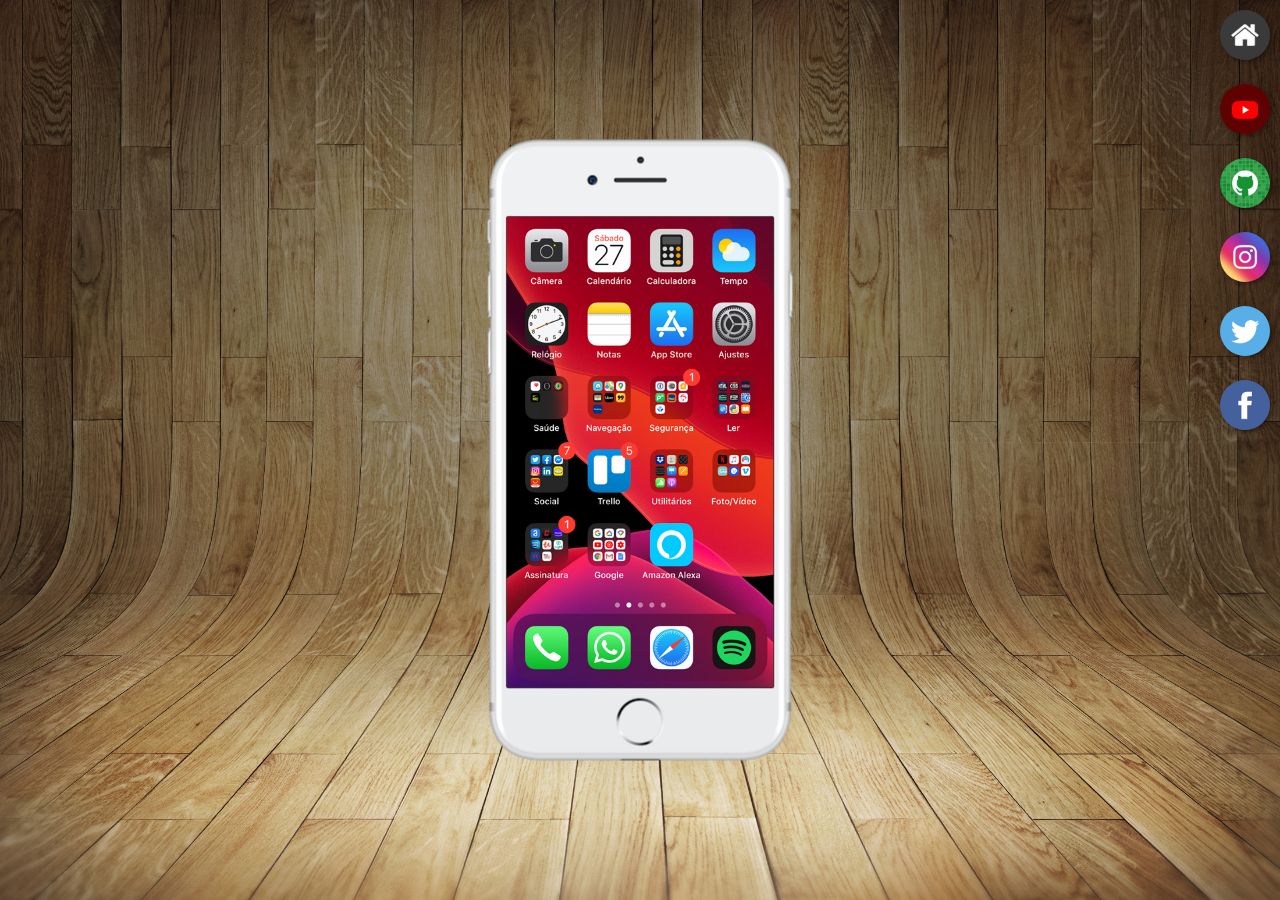
<file: index.html>
<!DOCTYPE html>
<html lang="pt-br">
<head>
    <meta charset="UTF-8">
    <meta name="viewport" content="width=device-width, initial-scale=1.0">
    <link rel="shortcut icon" href="favicon.ico" type="image/x-icon">
    <link rel="stylesheet" href="estilos/style.css">
    <title>Projeto Redes Sociais</title>
</head>
<body>
    <main>
        <section id="telefone">
            <iframe src="home.html" name="tela" id="tela" frameborder="0">
                Seu navegador não é compatível com isso.
            </iframe>
        </section>
        <section id="redes-sociais">
            <a href="home.html" target="tela"><img src="imagens/logo-home.jpg" alt="Home"></a><br>
            <a href="youtube.html" target="tela"><img src="imagens/logo-youtube.jpg" alt="YouTube"></a><br>
            <a href="github.html" target="tela"><img src="imagens/logo-github.jpg" alt="GitHub"></a><br>
            <a href="instagram.html" target="tela"><img src="imagens/logo-instagram.jpg" alt="Instagram"></a><br>
            <a href="twitter.html" target="tela"><img src="imagens/logo-twitter.jpg" alt="Twitter"></a><br>
            <a href="facebook.html" target="tela"><img src="imagens/logo-facebook.jpg" alt="Facebook"></a>            
        </section>
    </main>
</body>
</html>
</file>
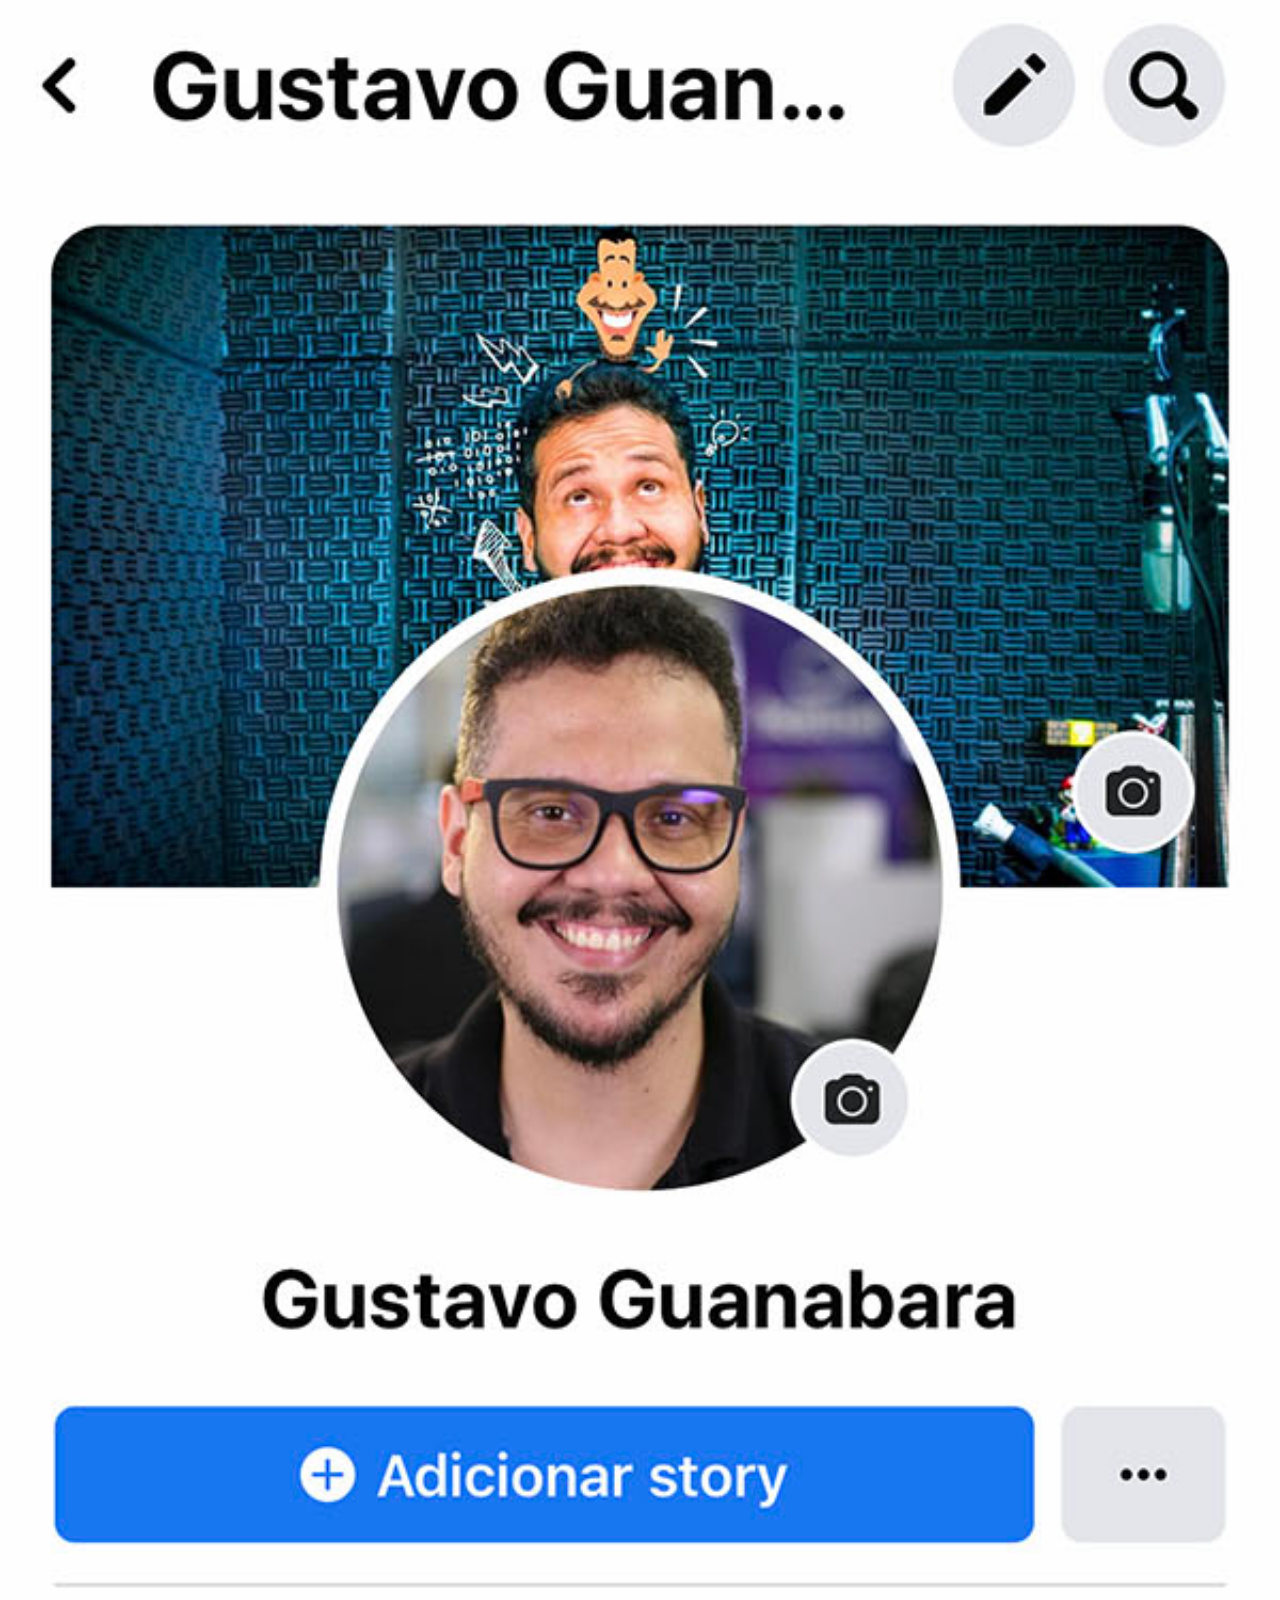
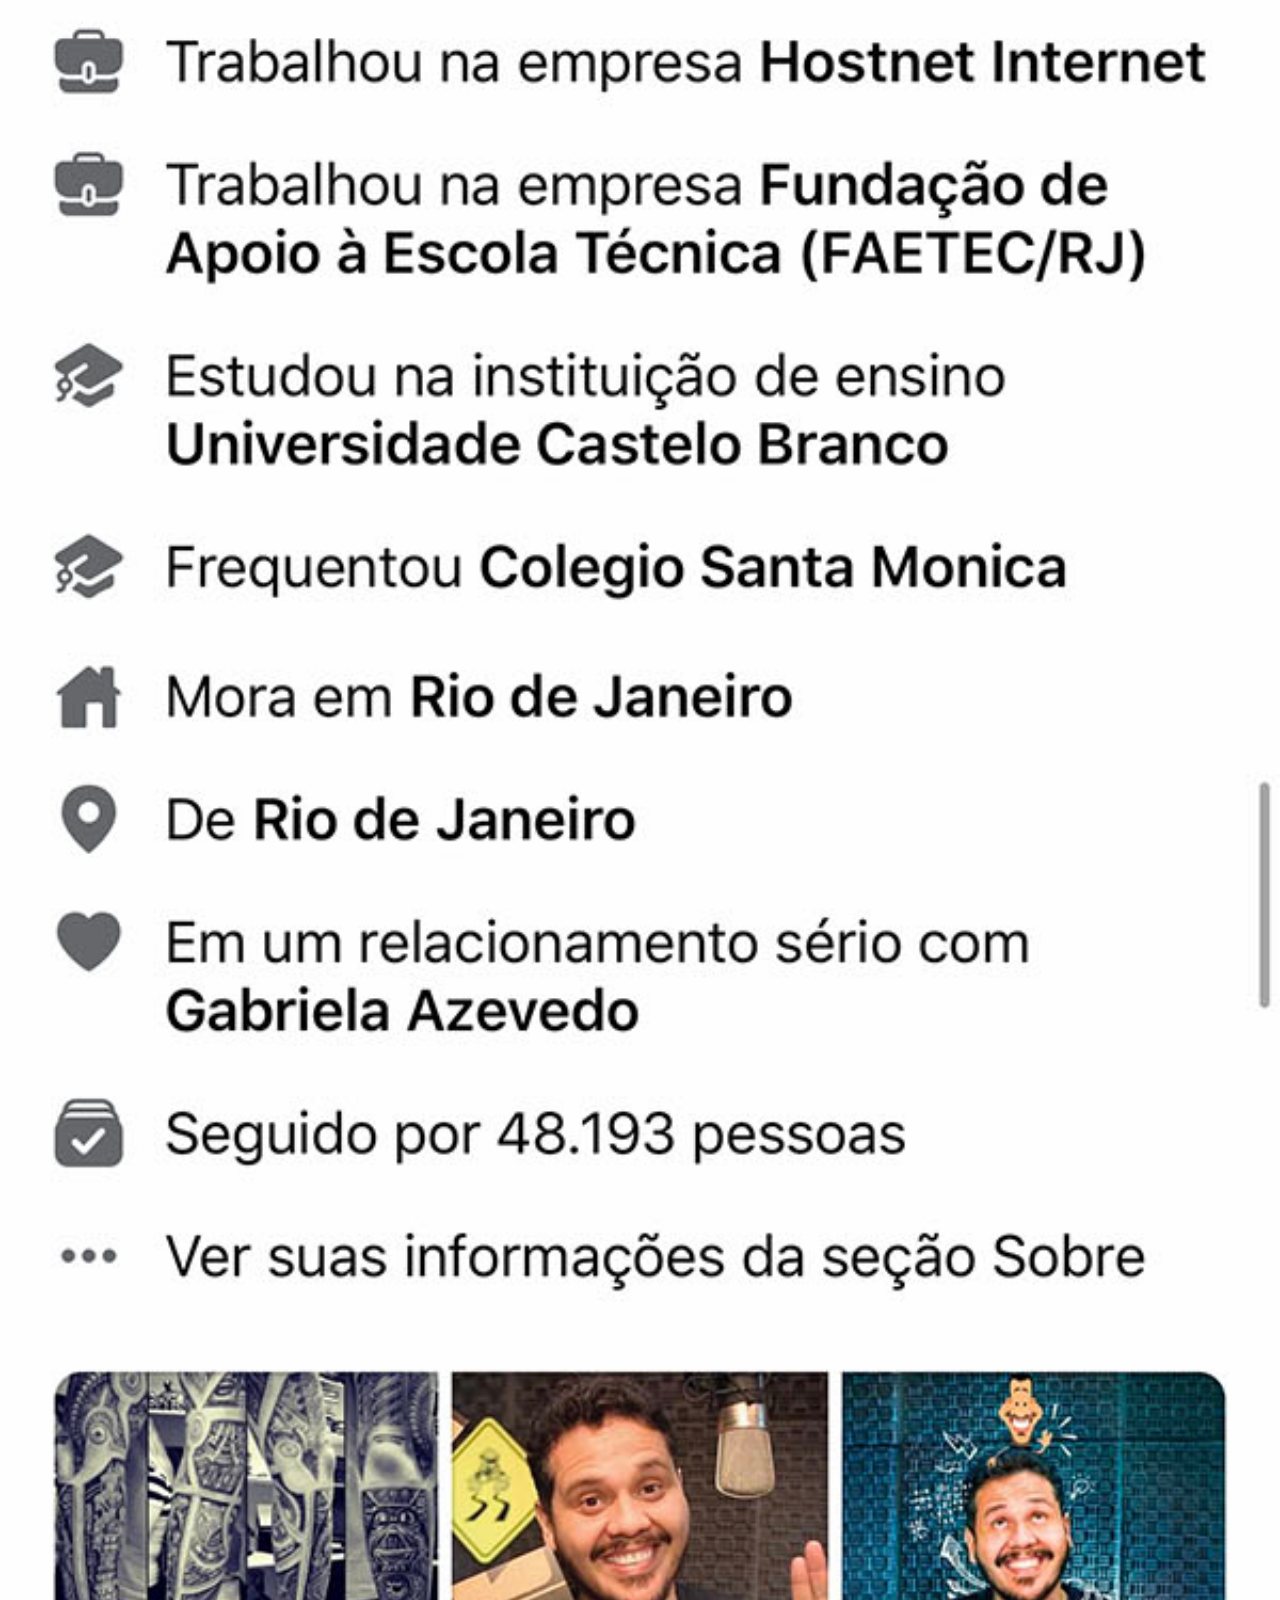
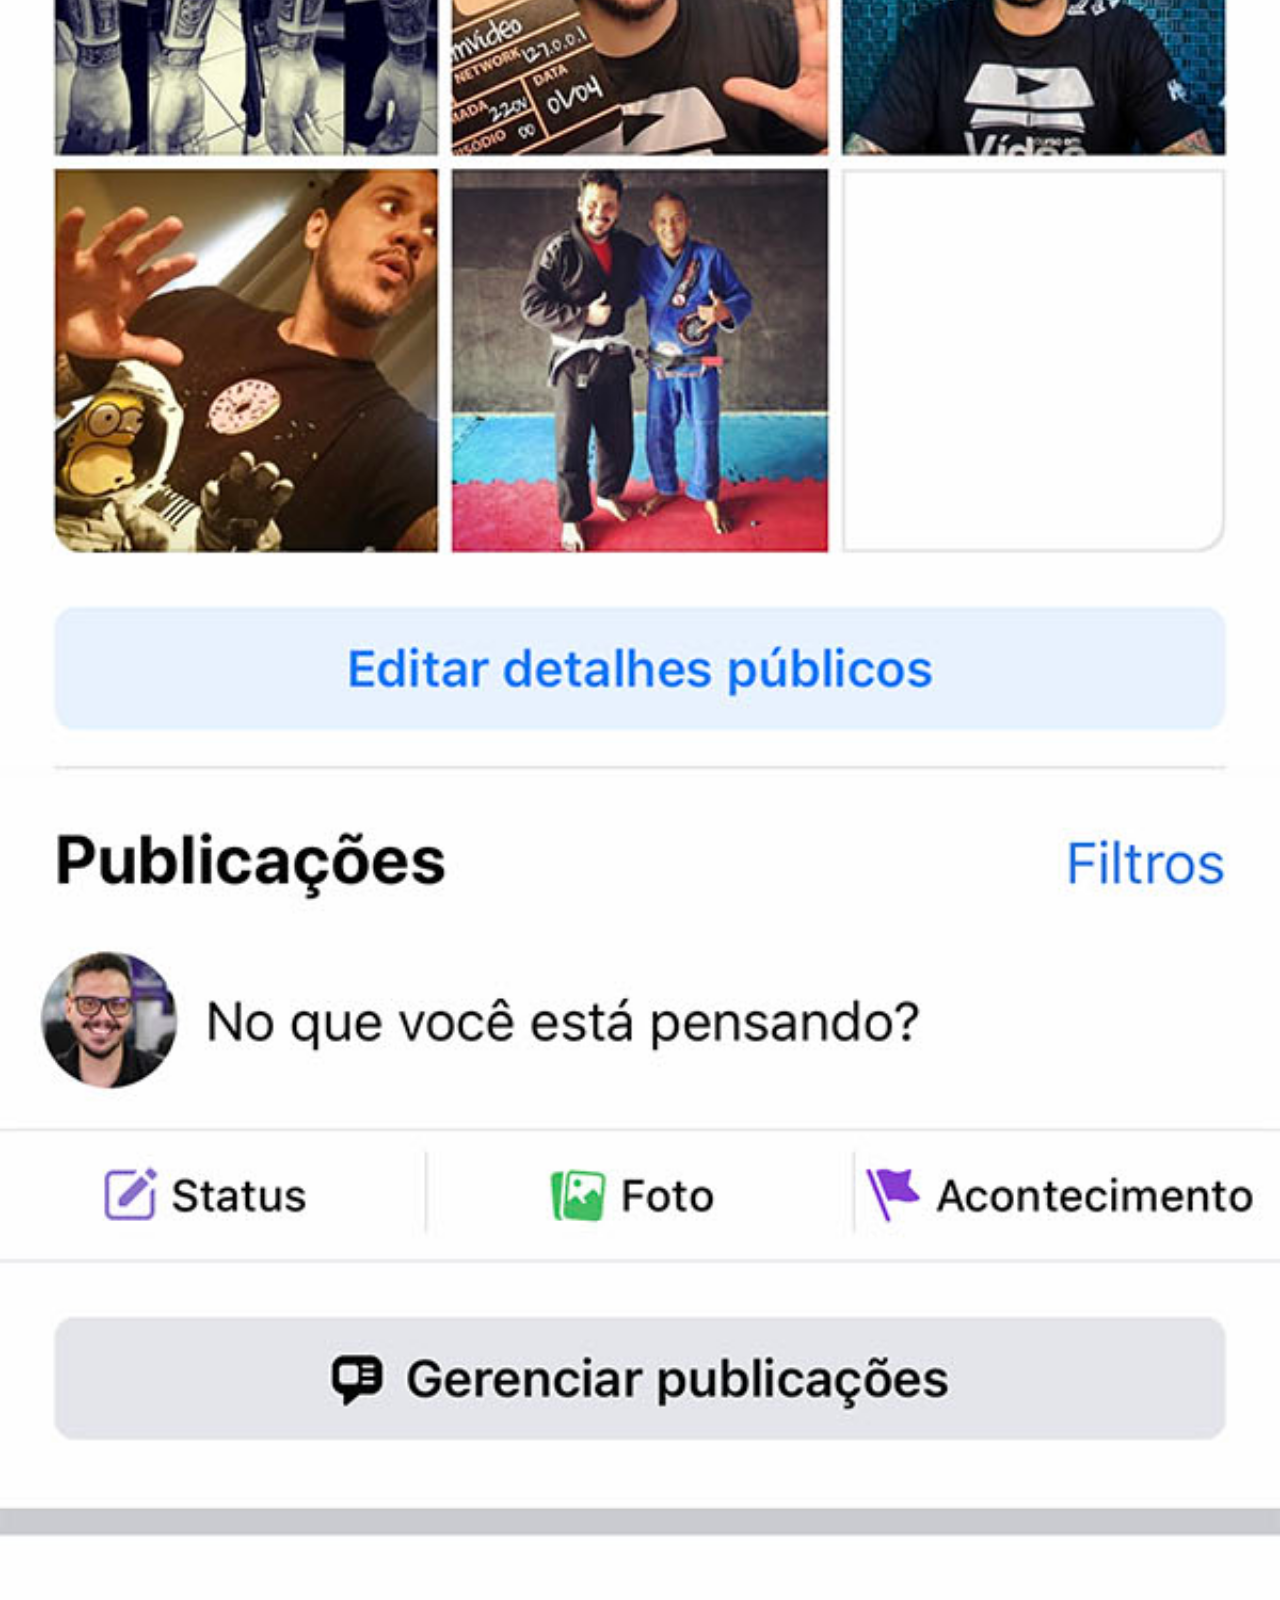
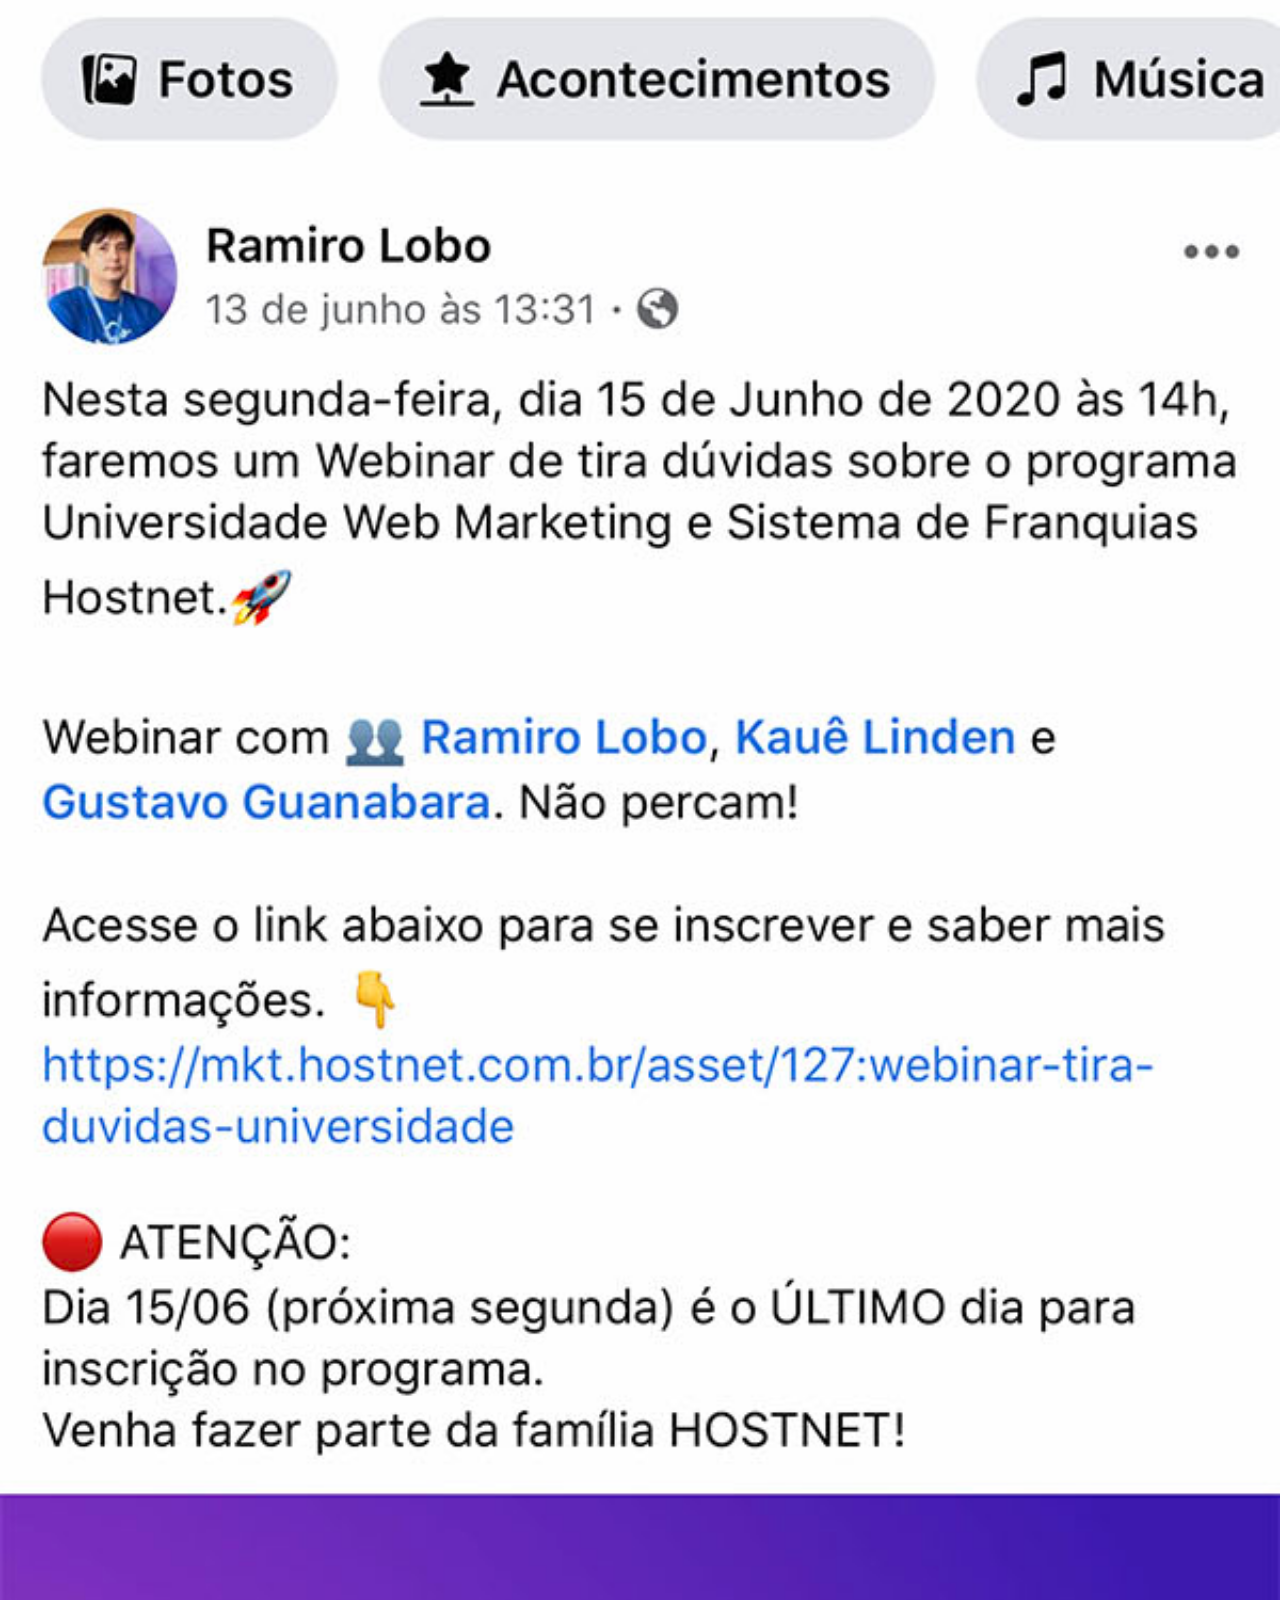
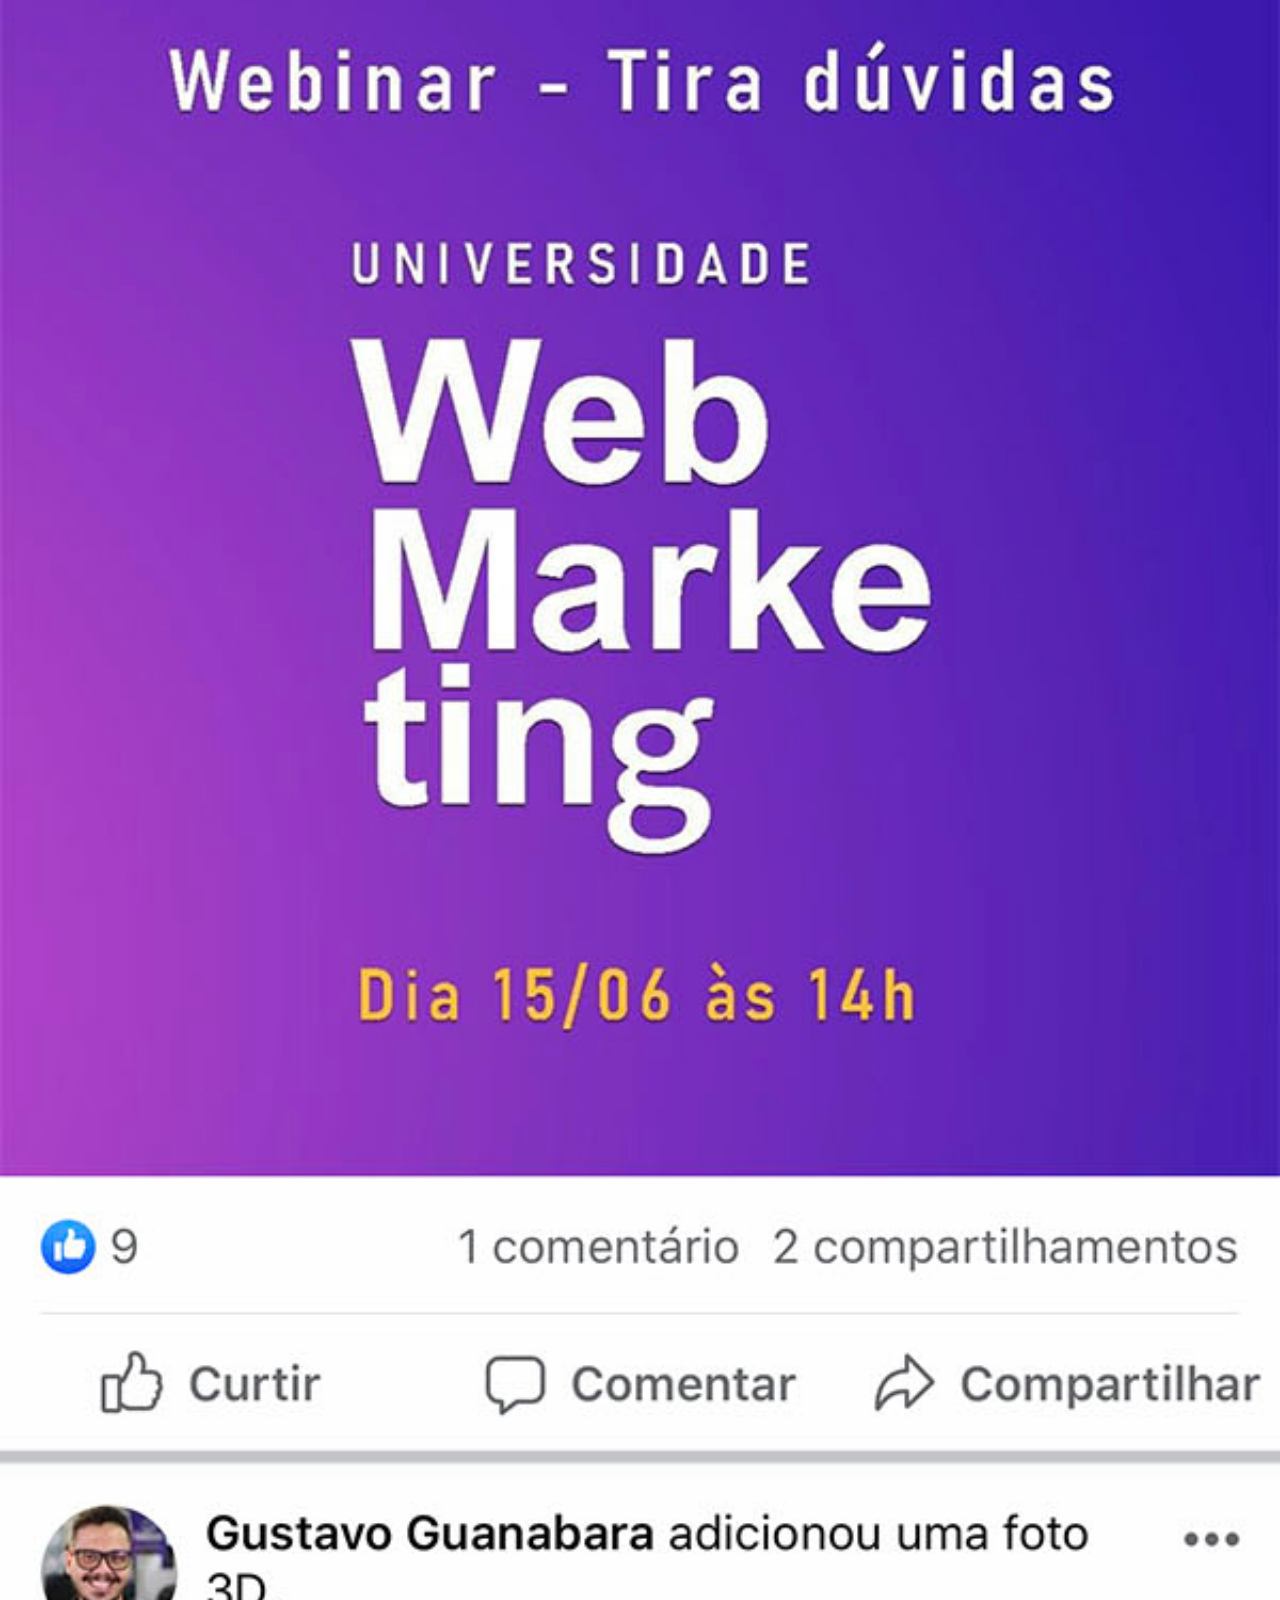
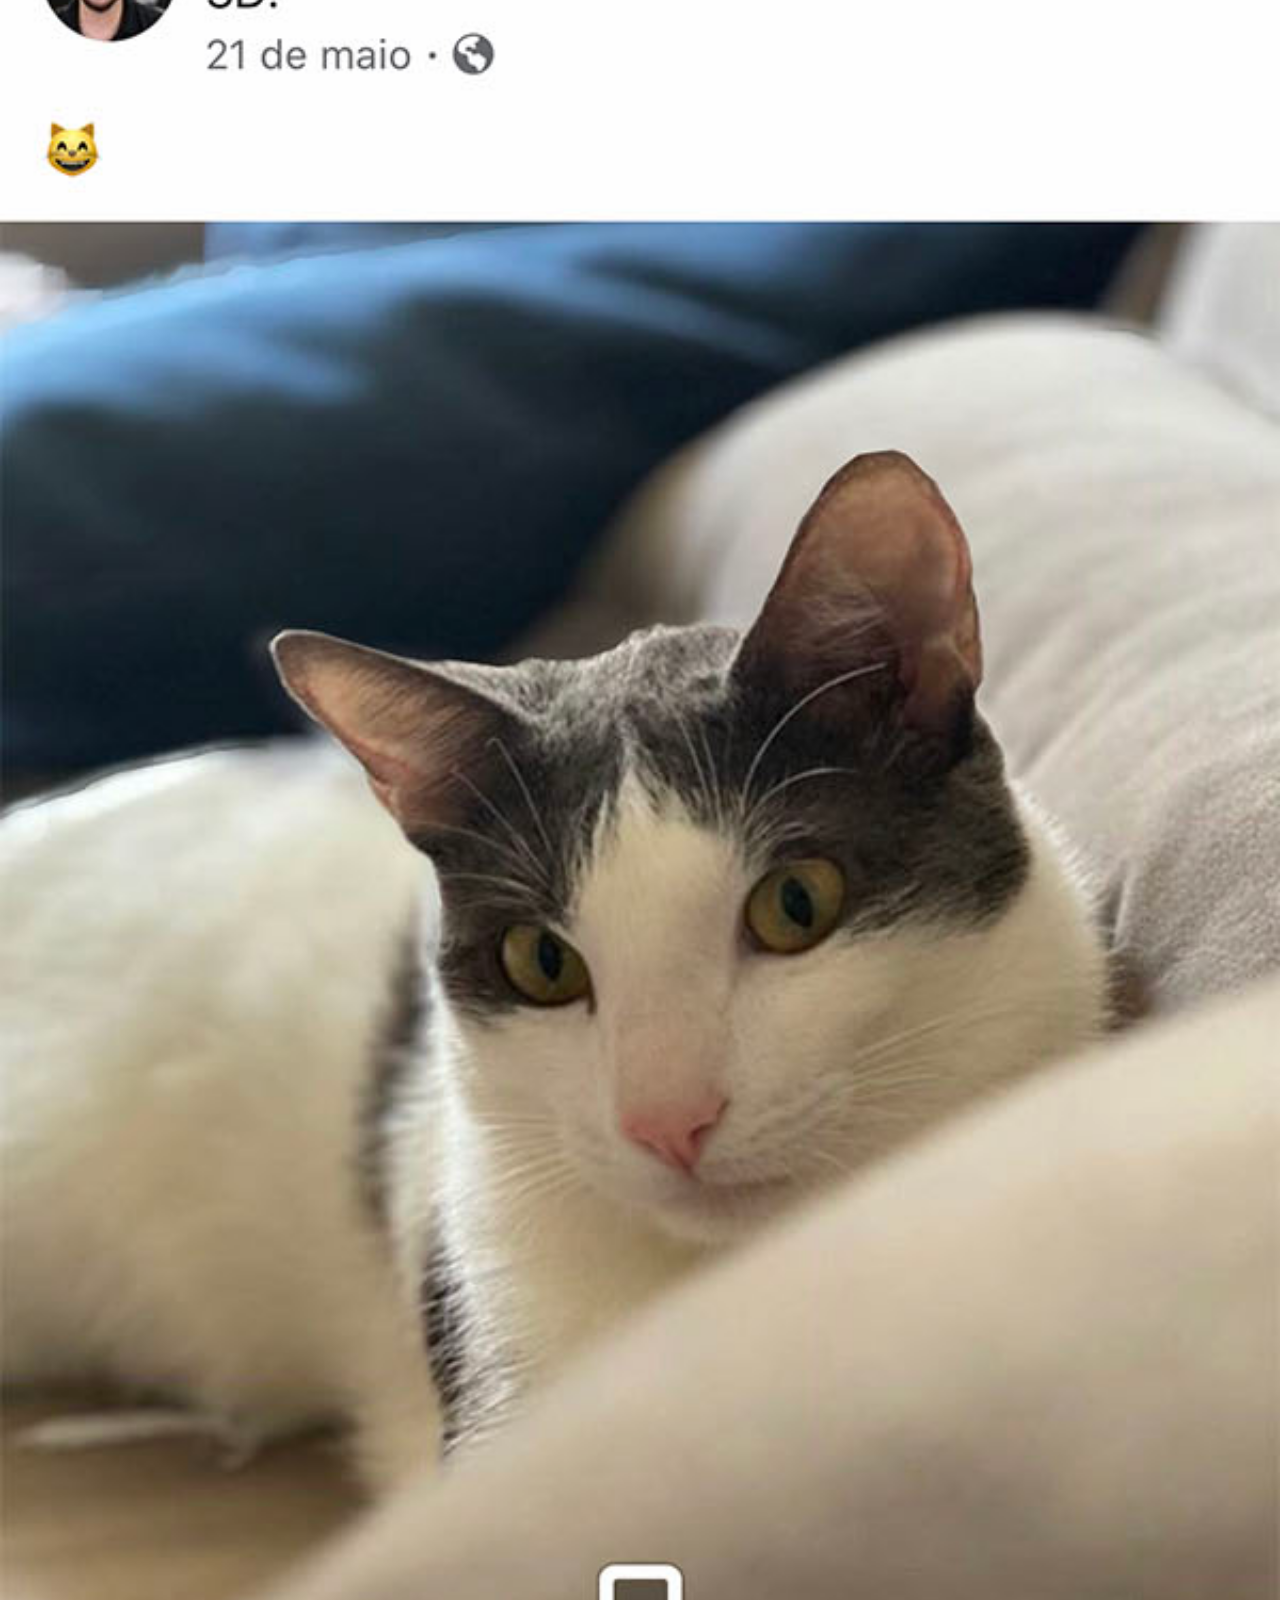
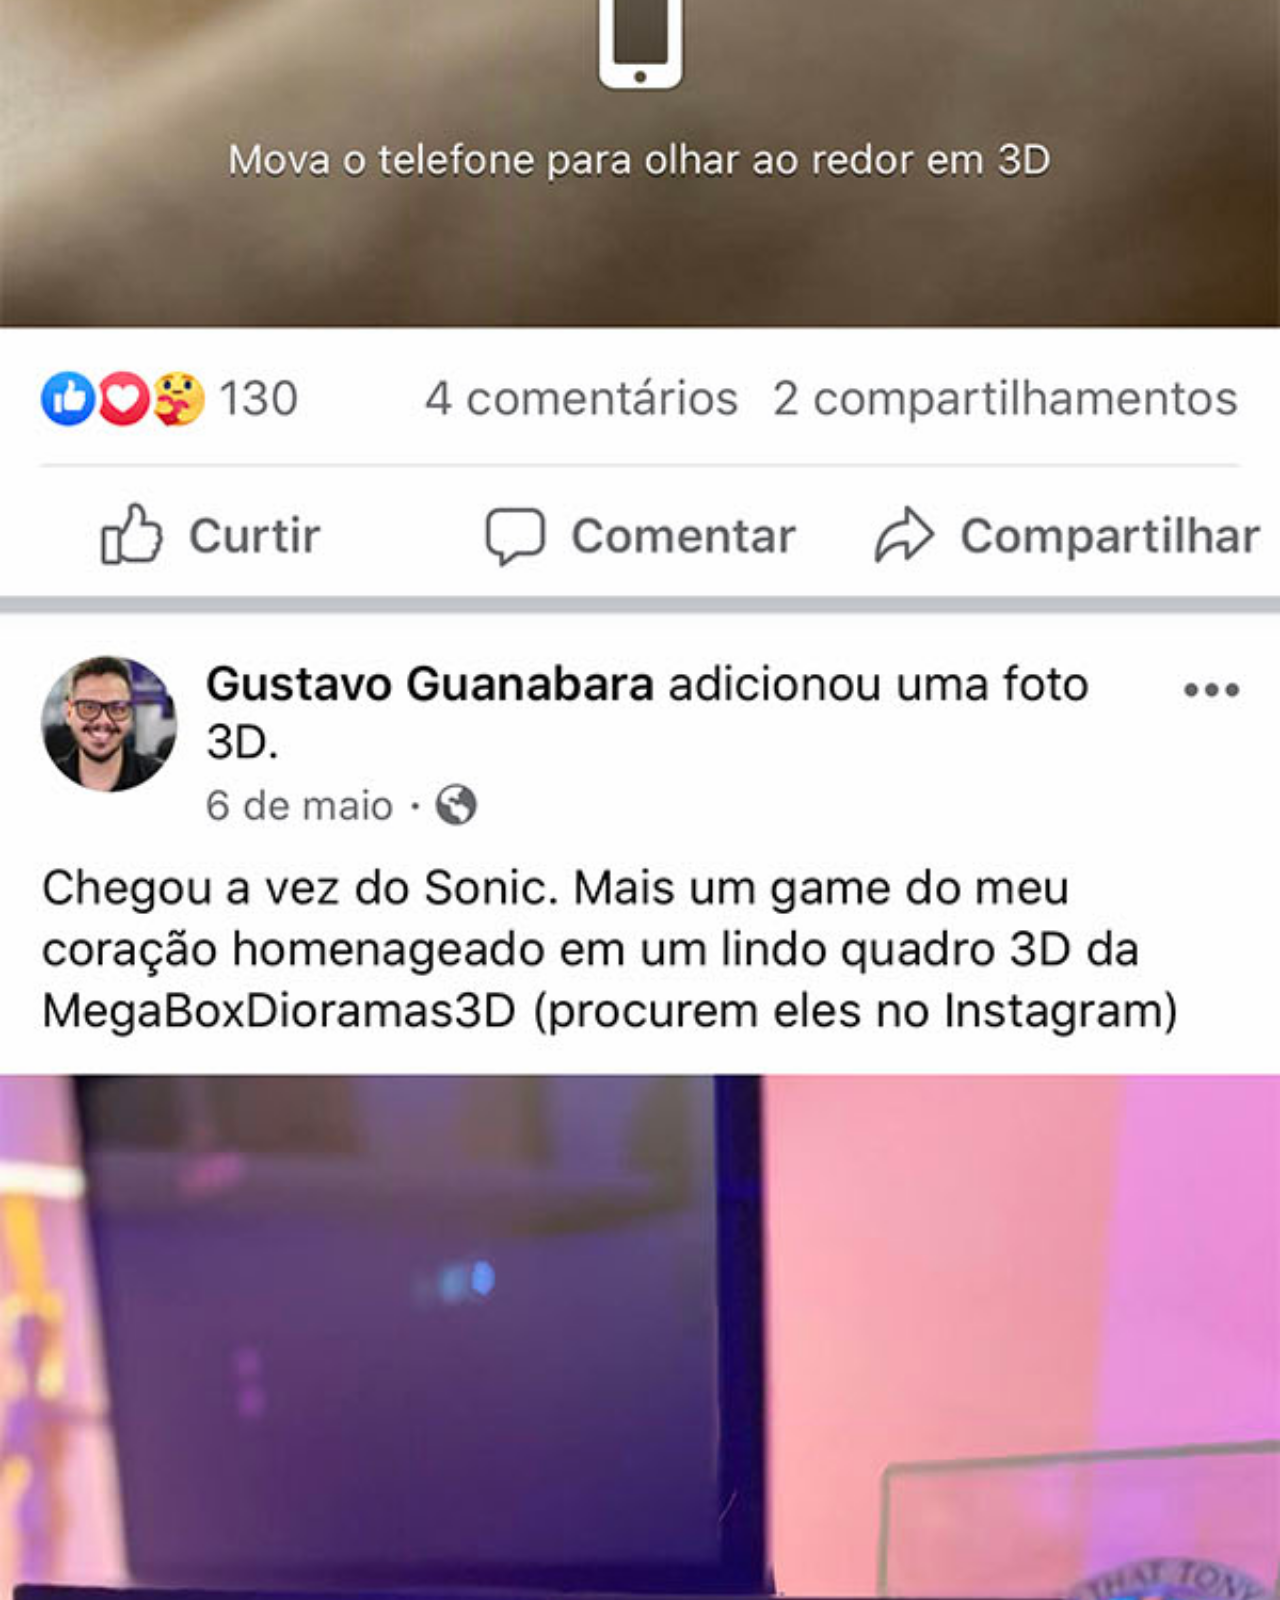
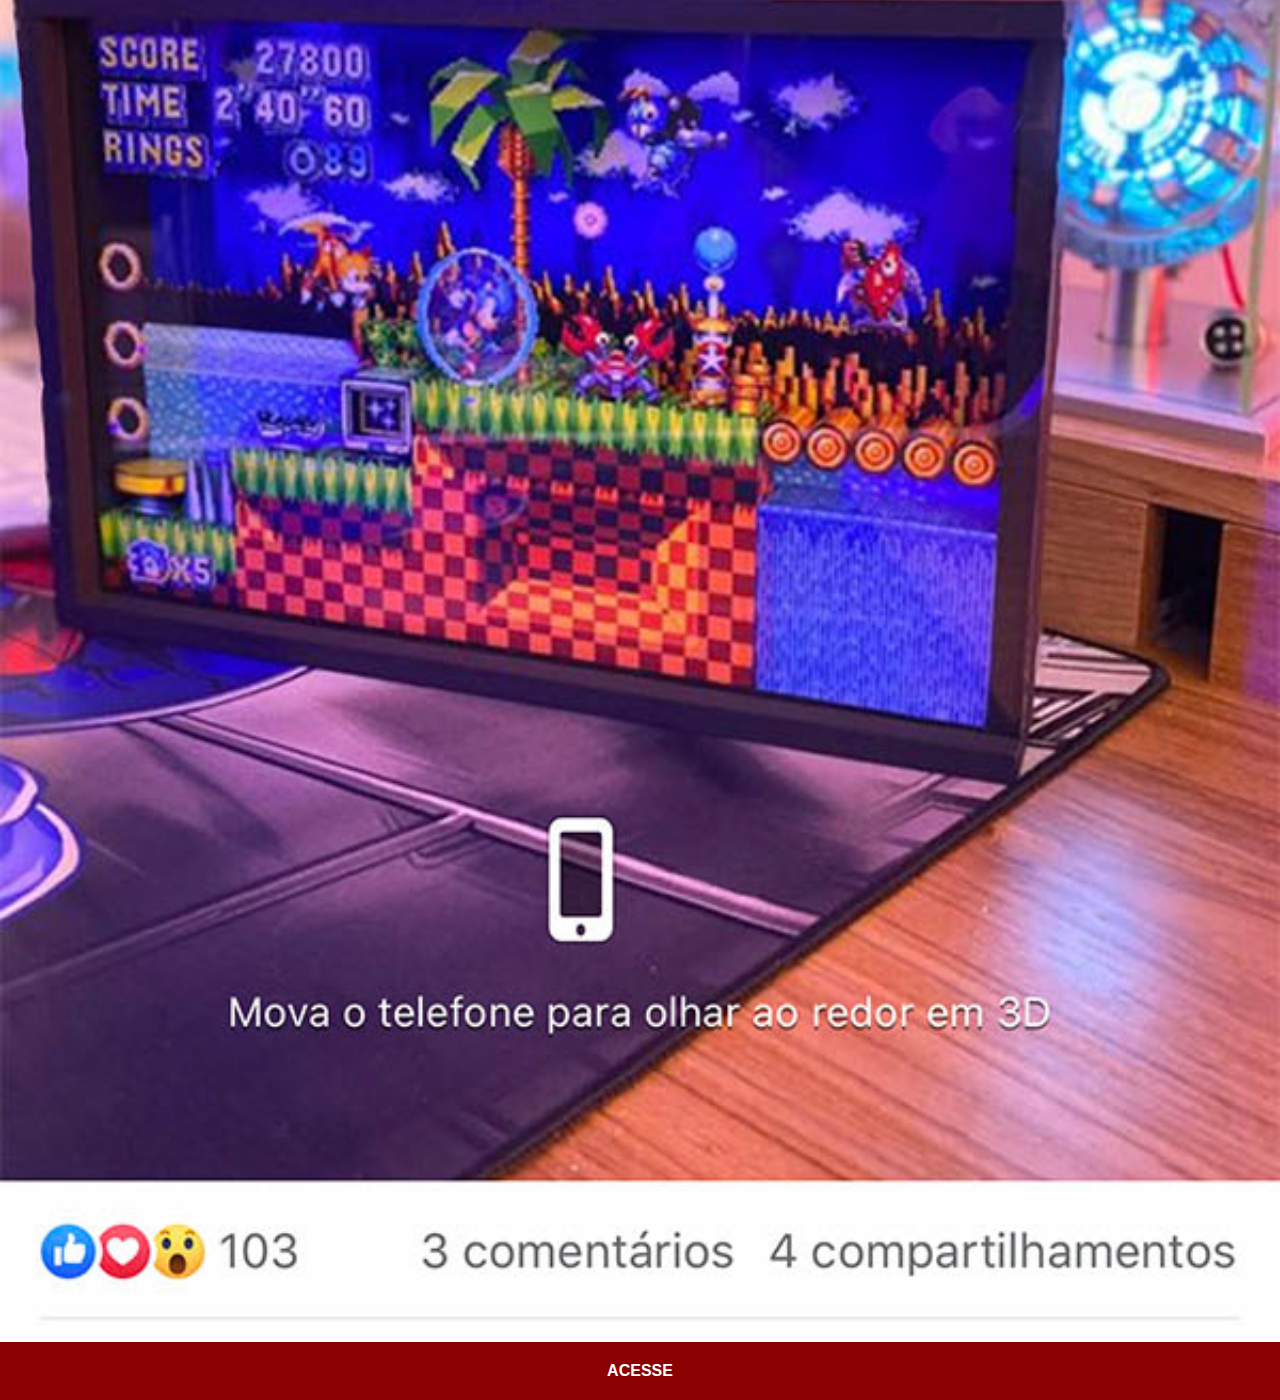
<file: facebook.html>
<!DOCTYPE html>
<html lang="pt-br">
<head>
    <meta charset="UTF-8">
    <meta name="viewport" content="width=device-width, initial-scale=1.0">
    <title>Facebook</title>
    <link rel="stylesheet" href="estilos/social.css">    
</head>
<body>
    <img src="imagens/tela-facebook.jpg" alt="Facebook">
    <a href="https://www.facebook.com/gustavoguanabara/?locale=pt_BR" target="_blank" rel="noopener">ACESSE</a>
</body>
</html>
</file>
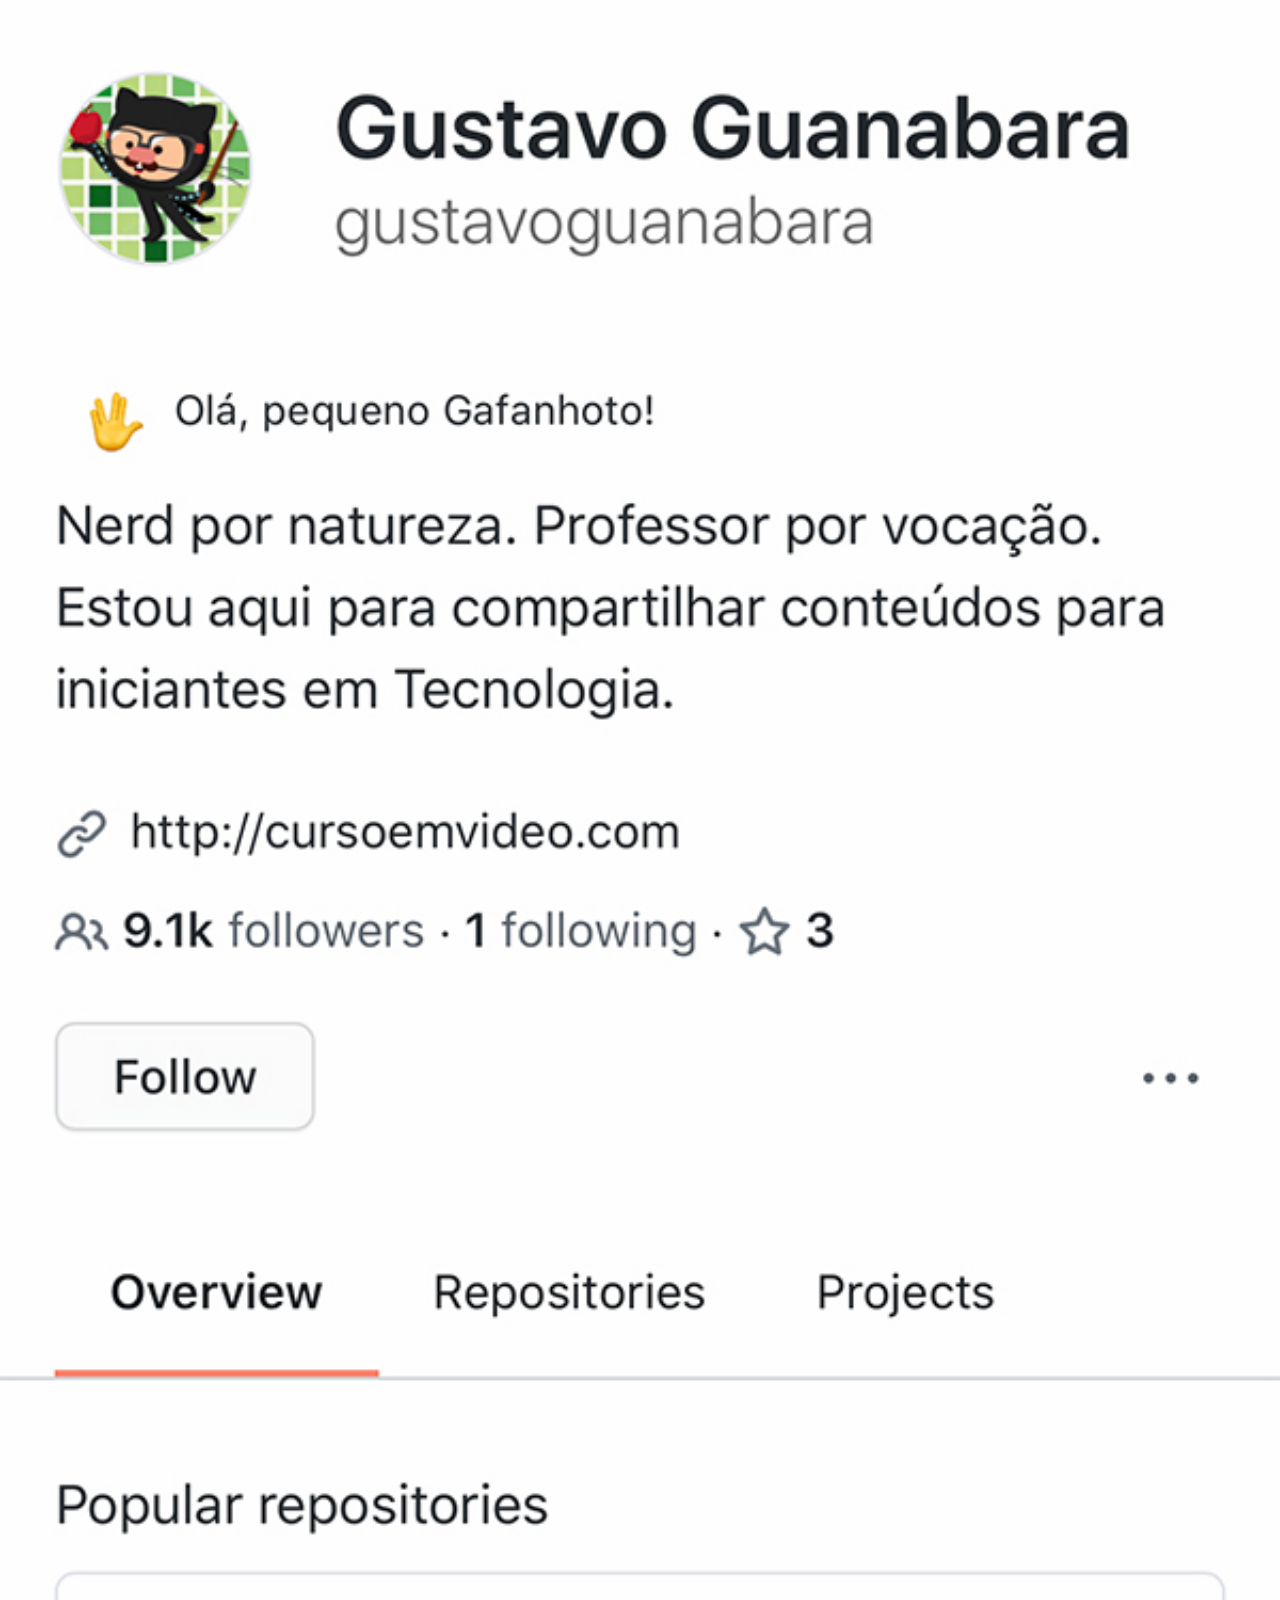
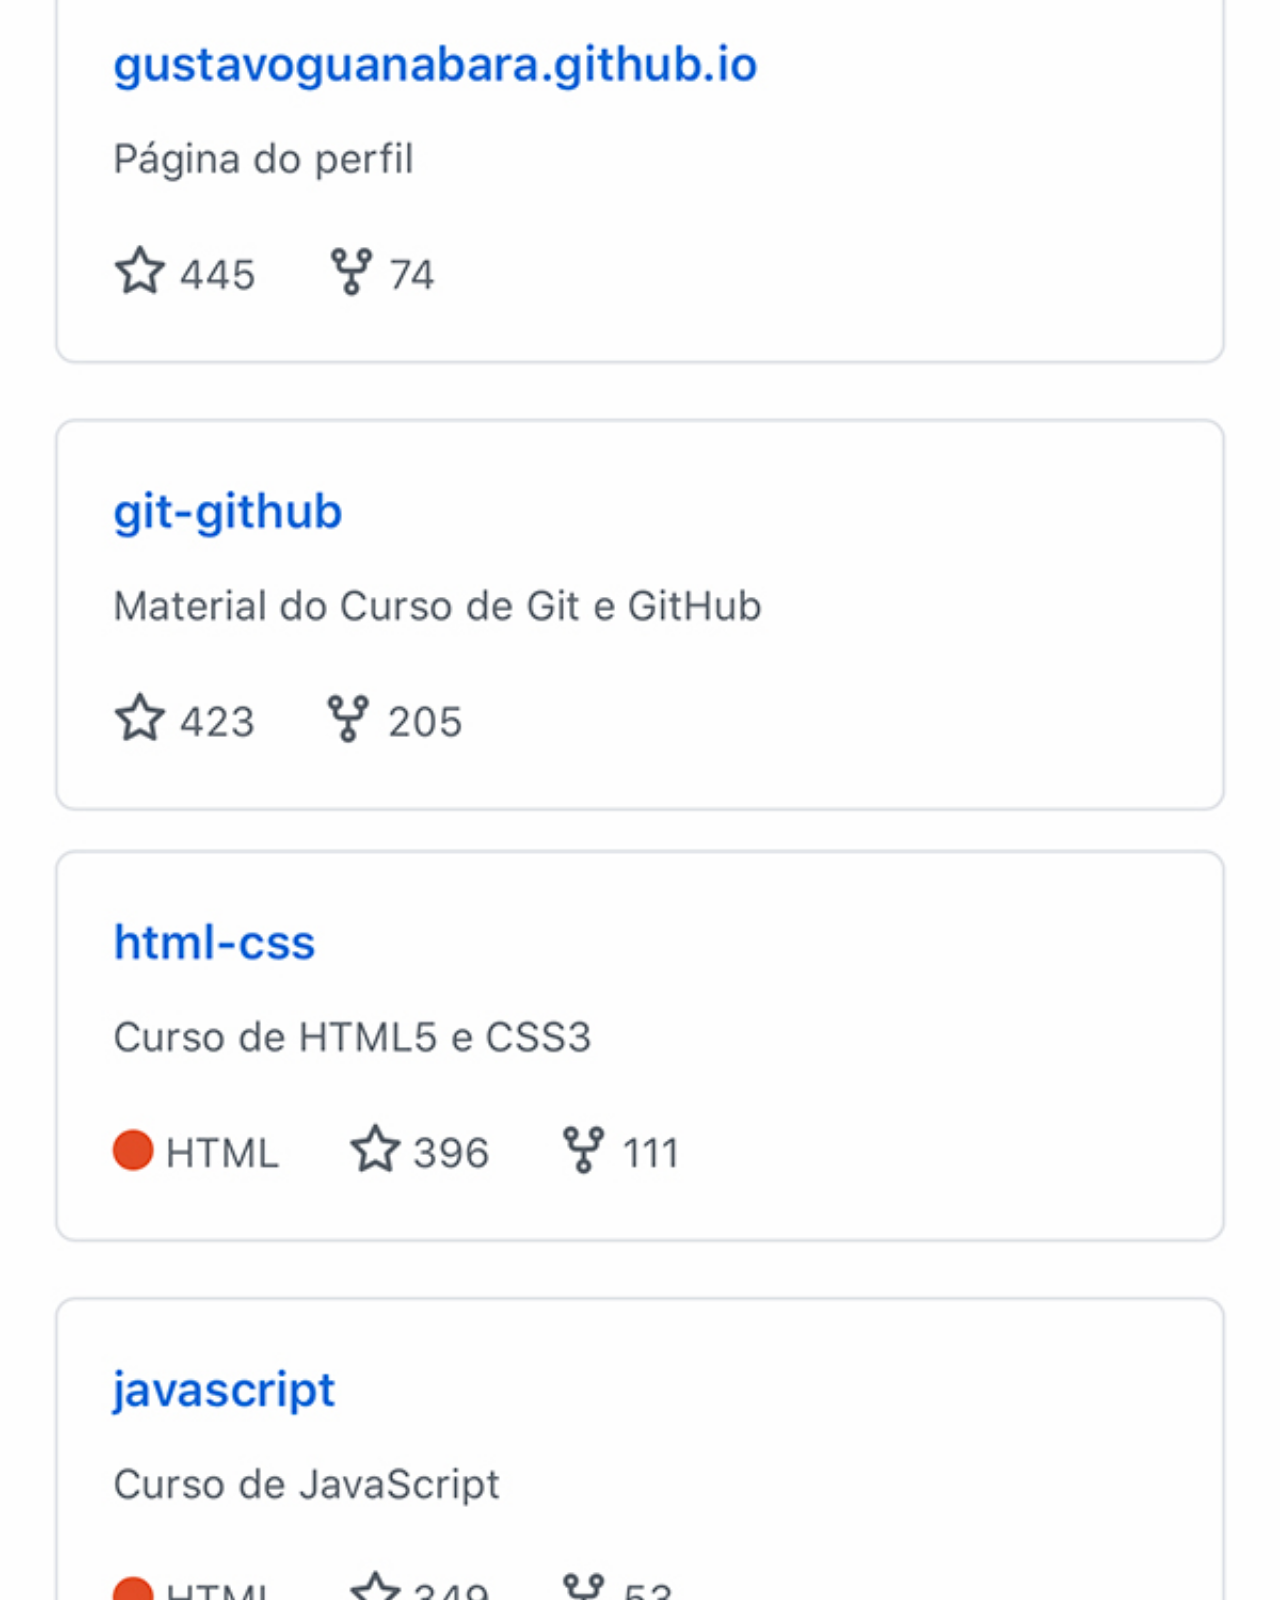
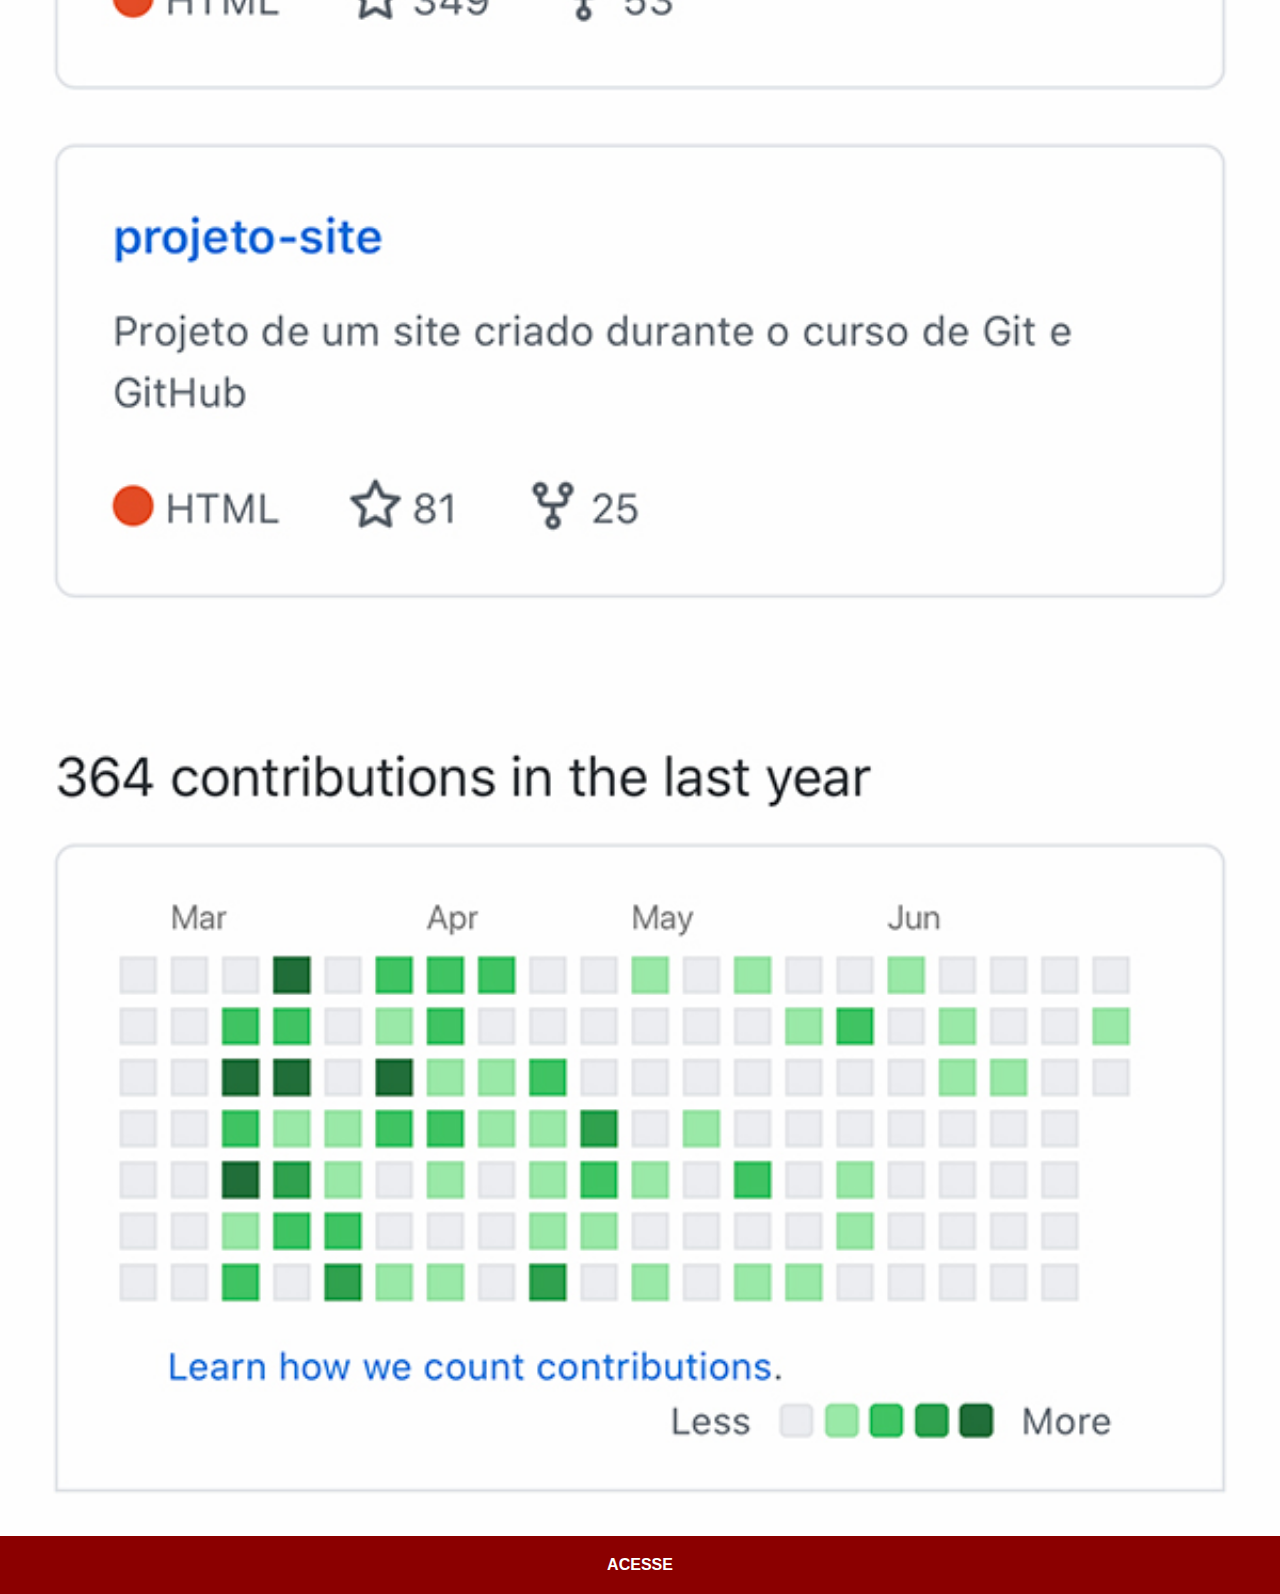
<file: github.html>
<!DOCTYPE html>
<html lang="pt-br">
<head>
    <meta charset="UTF-8">
    <meta name="viewport" content="width=device-width, initial-scale=1.0">
    <title>GitHub</title>
    <link rel="stylesheet" href="estilos/social.css">    
</head>
<body>
    <img src="imagens/tela-github.jpg" alt="GitHub">
    <a href="https://github.com/professorguanabara" target="_blank" rel="noopener">ACESSE</a>
</body>
</html>
</file>
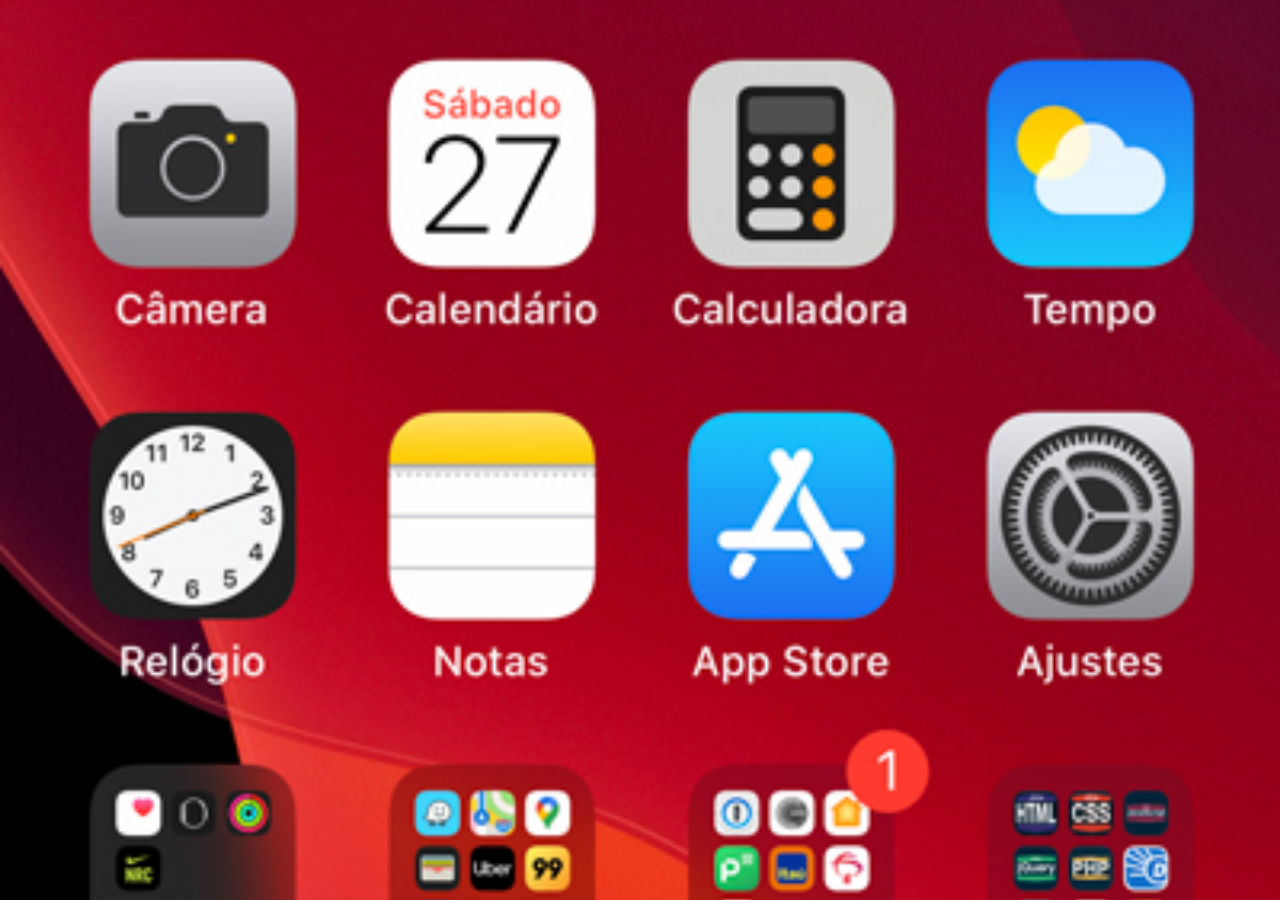
<file: home.html>
<!DOCTYPE html>
<html lang="pt-br">
<head>
    <meta charset="UTF-8">
    <meta name="viewport" content="width=device-width, initial-scale=1.0">
    <title>Home</title>
    <style>
        * {
            margin: 0px;
            padding: 0px;
            font-family: Arial, Helvetica, sans-serif;
        }

        body{
            width: 100vw;
            height: 100vh;
            background: black url('imagens/tela-home.jpg') no-repeat top center;
            background-size: cover;
        }
    </style>
</head>
<body>
    
</body>
</html>
</file>
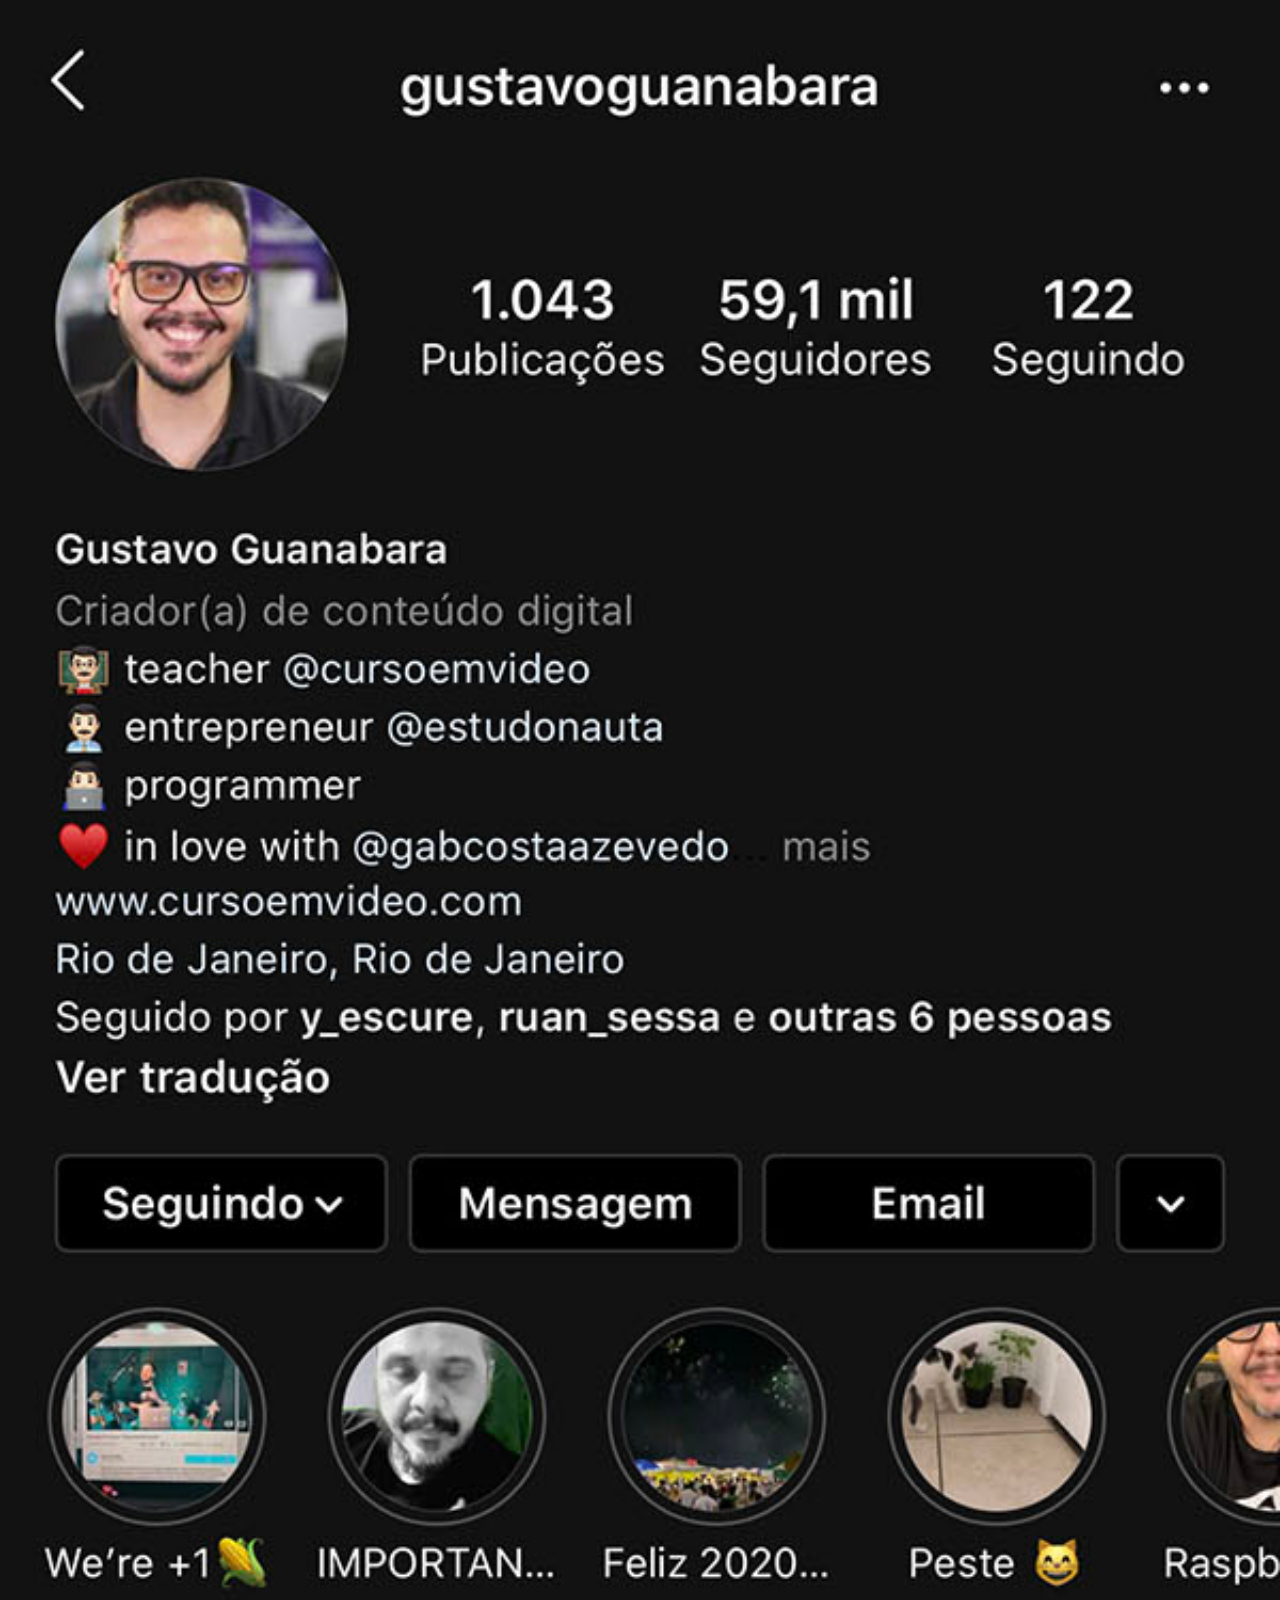
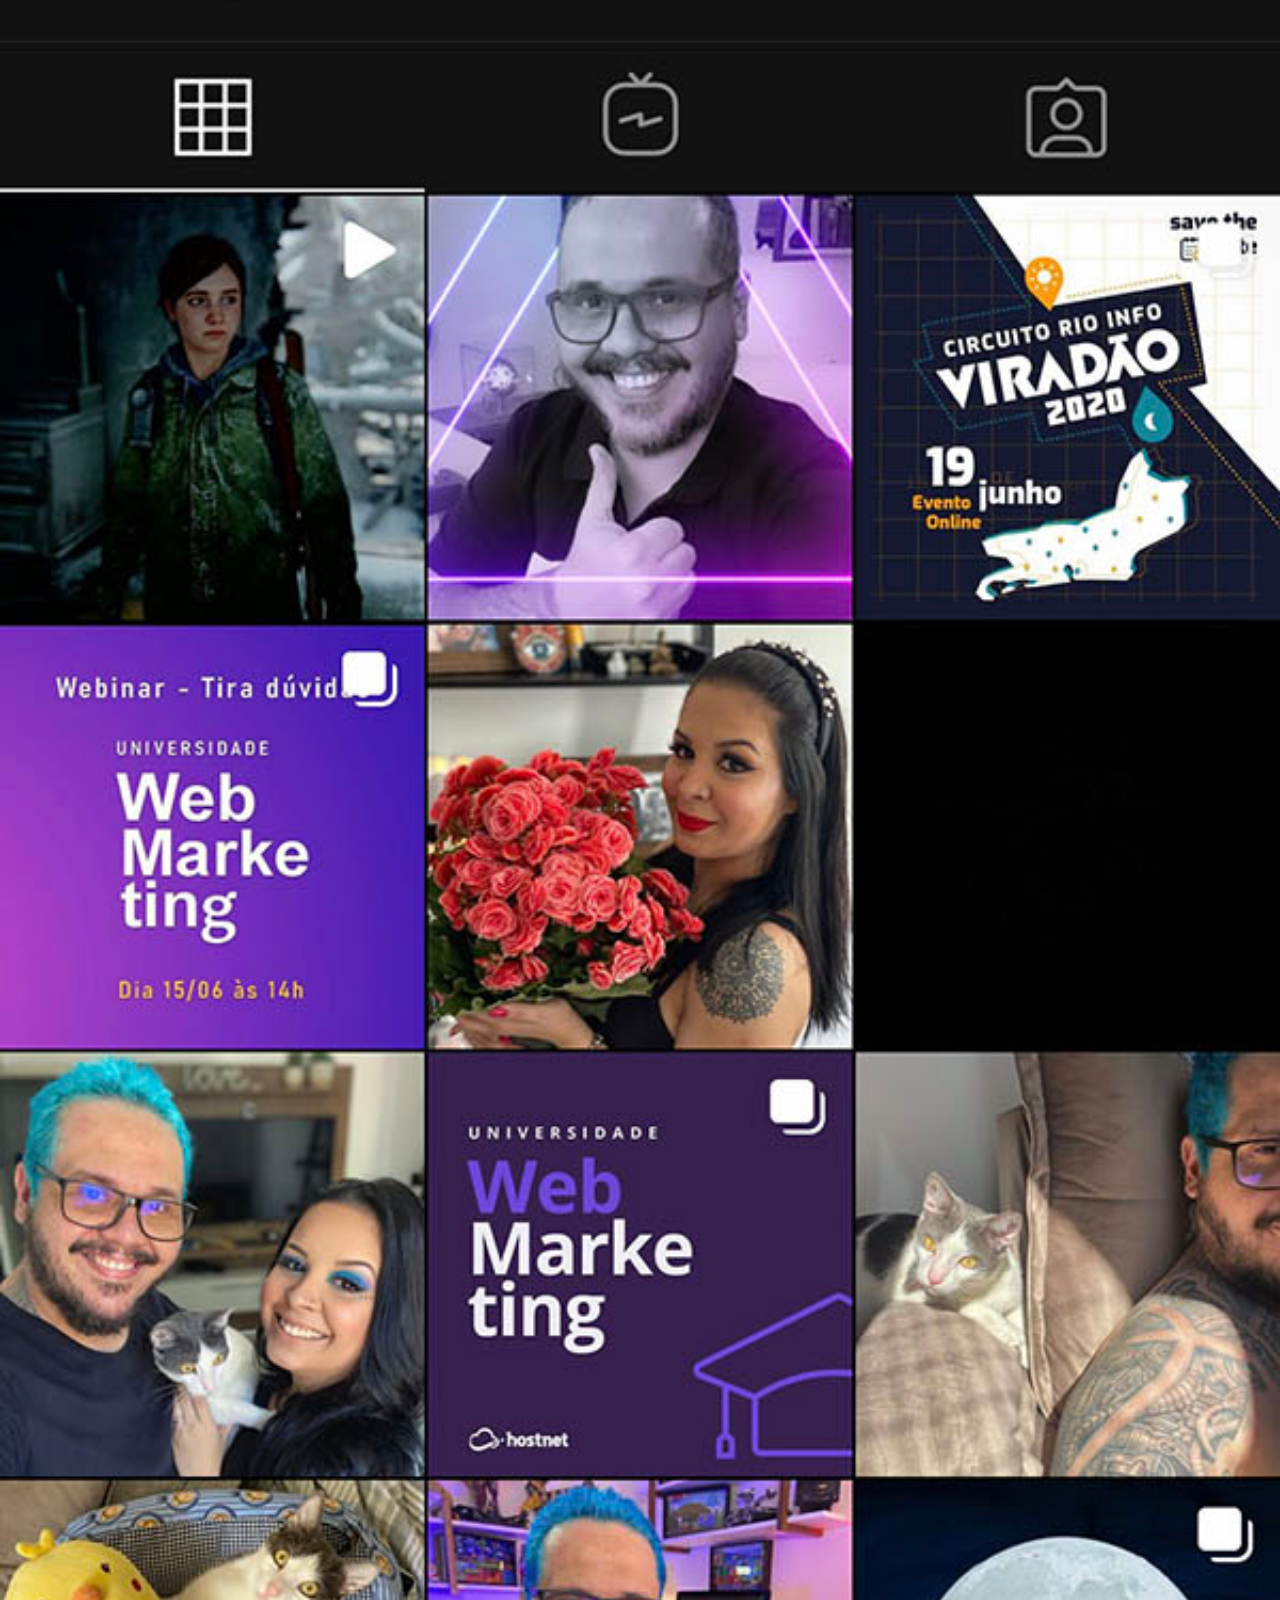
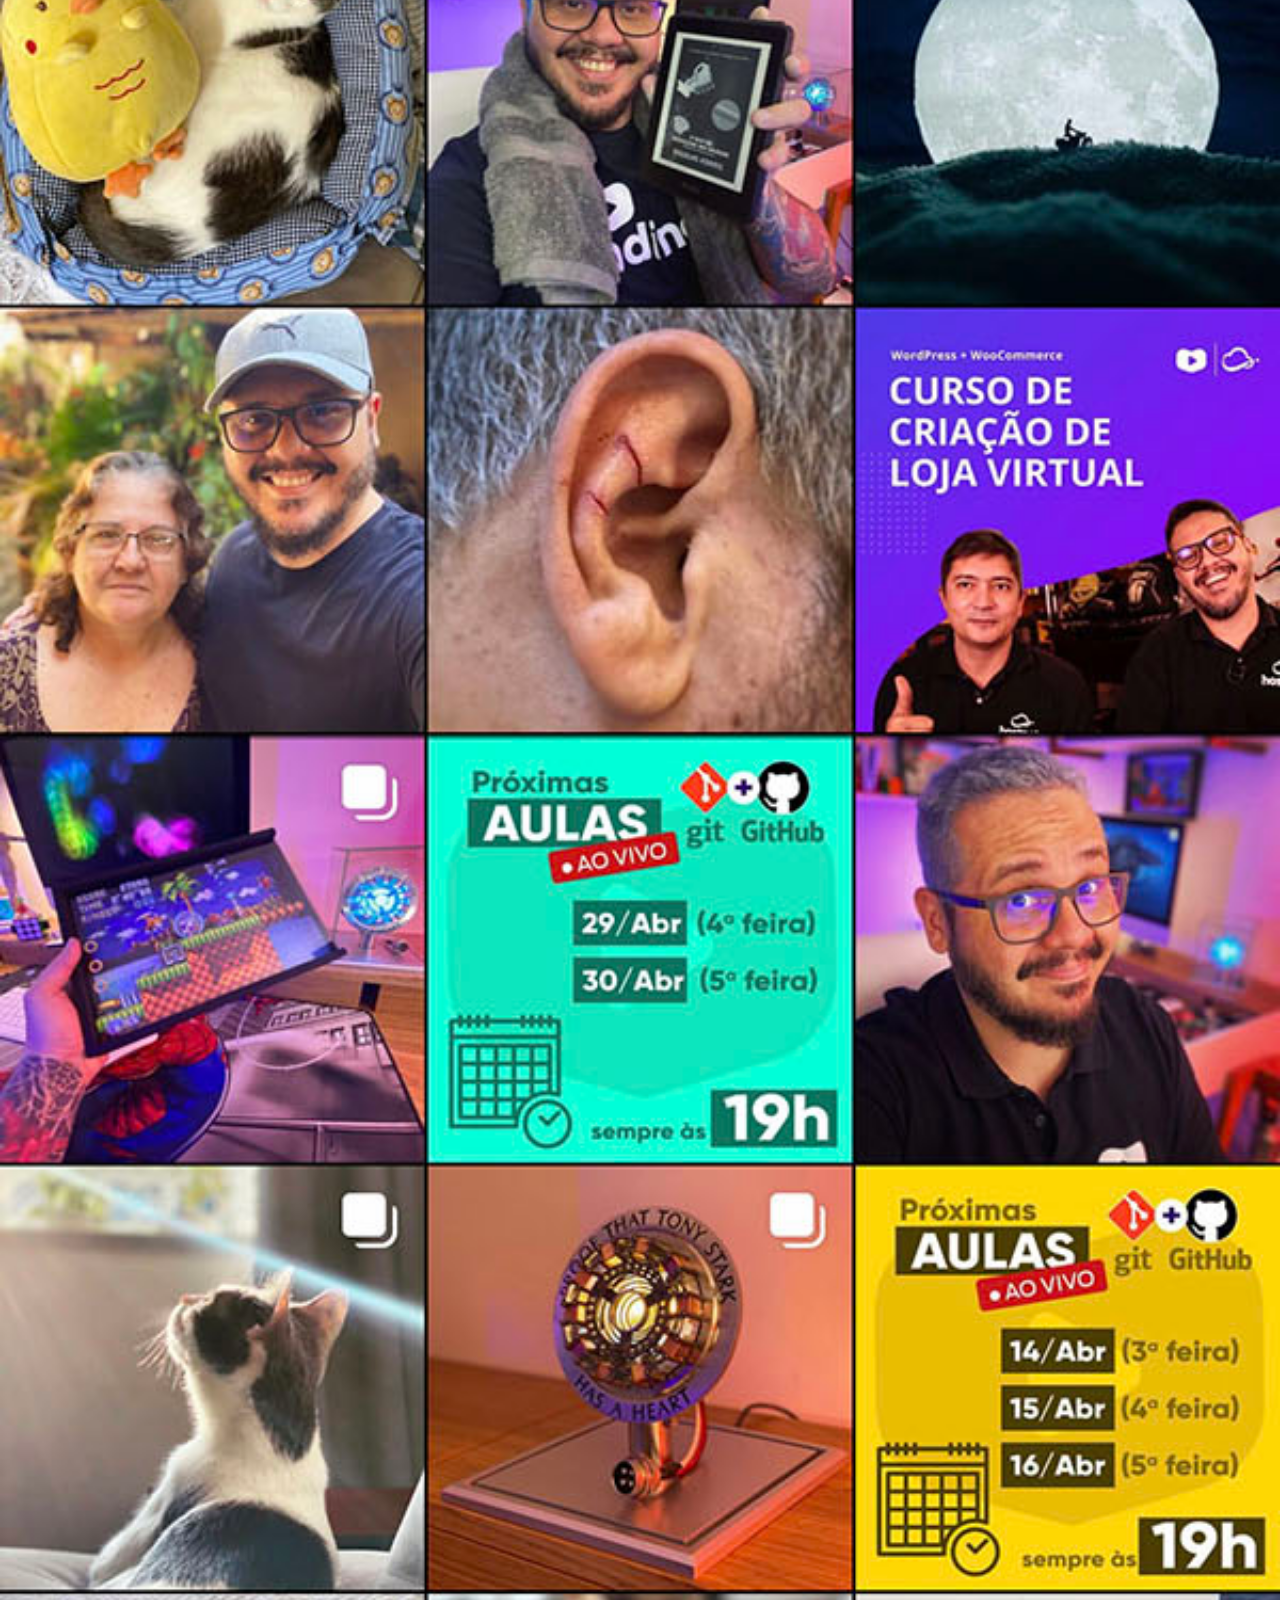
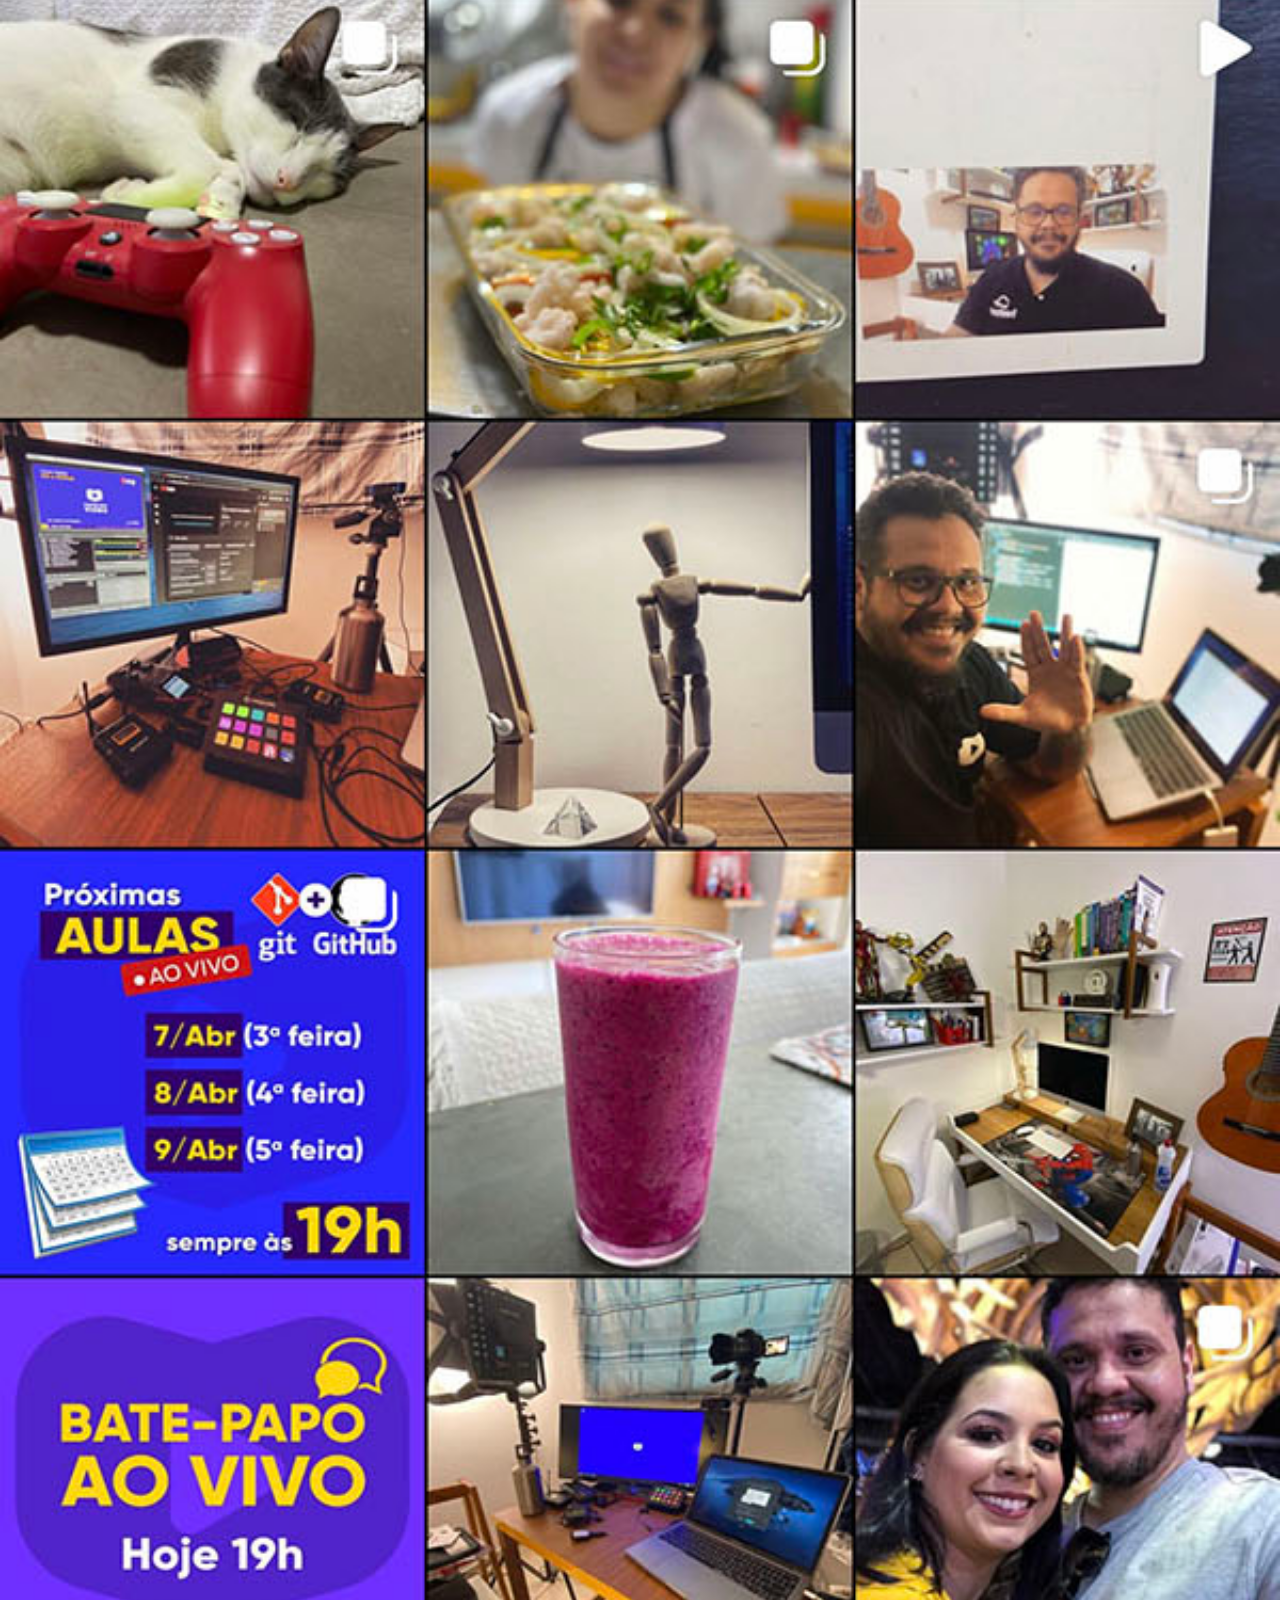
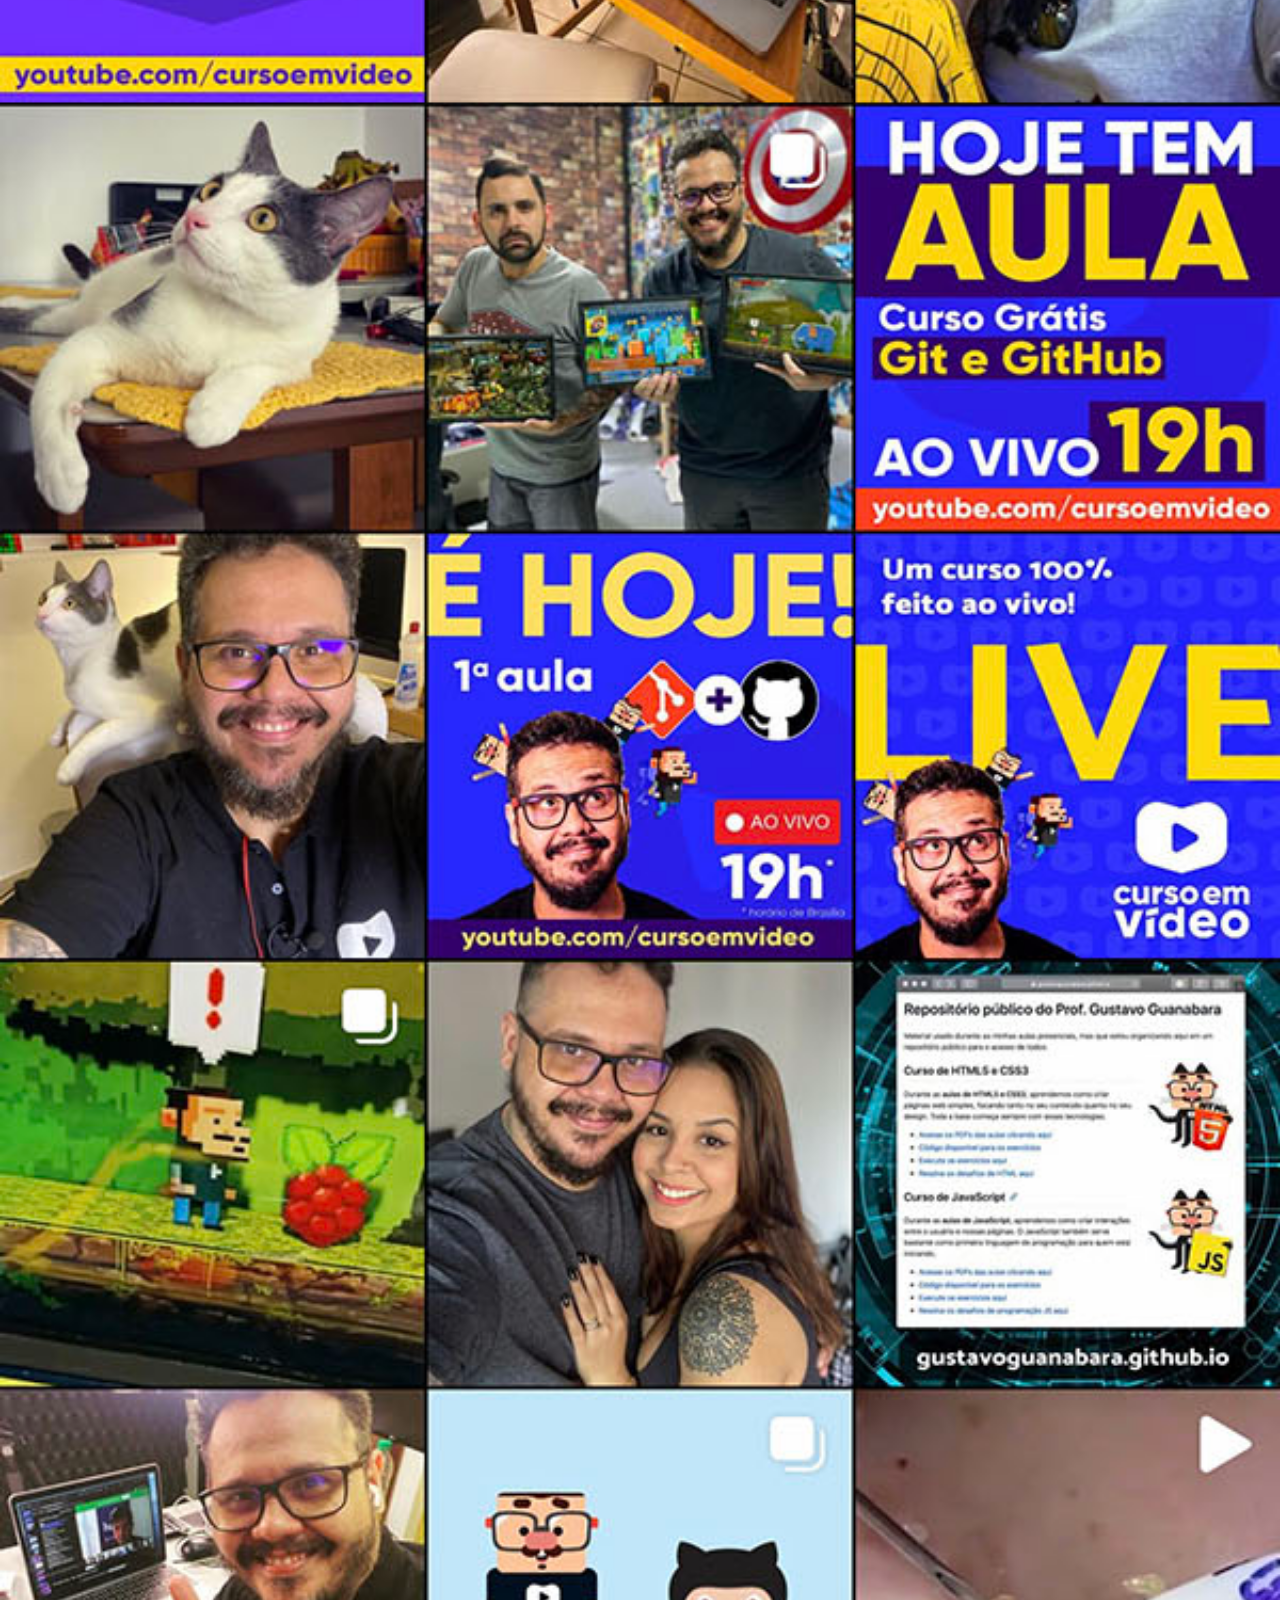
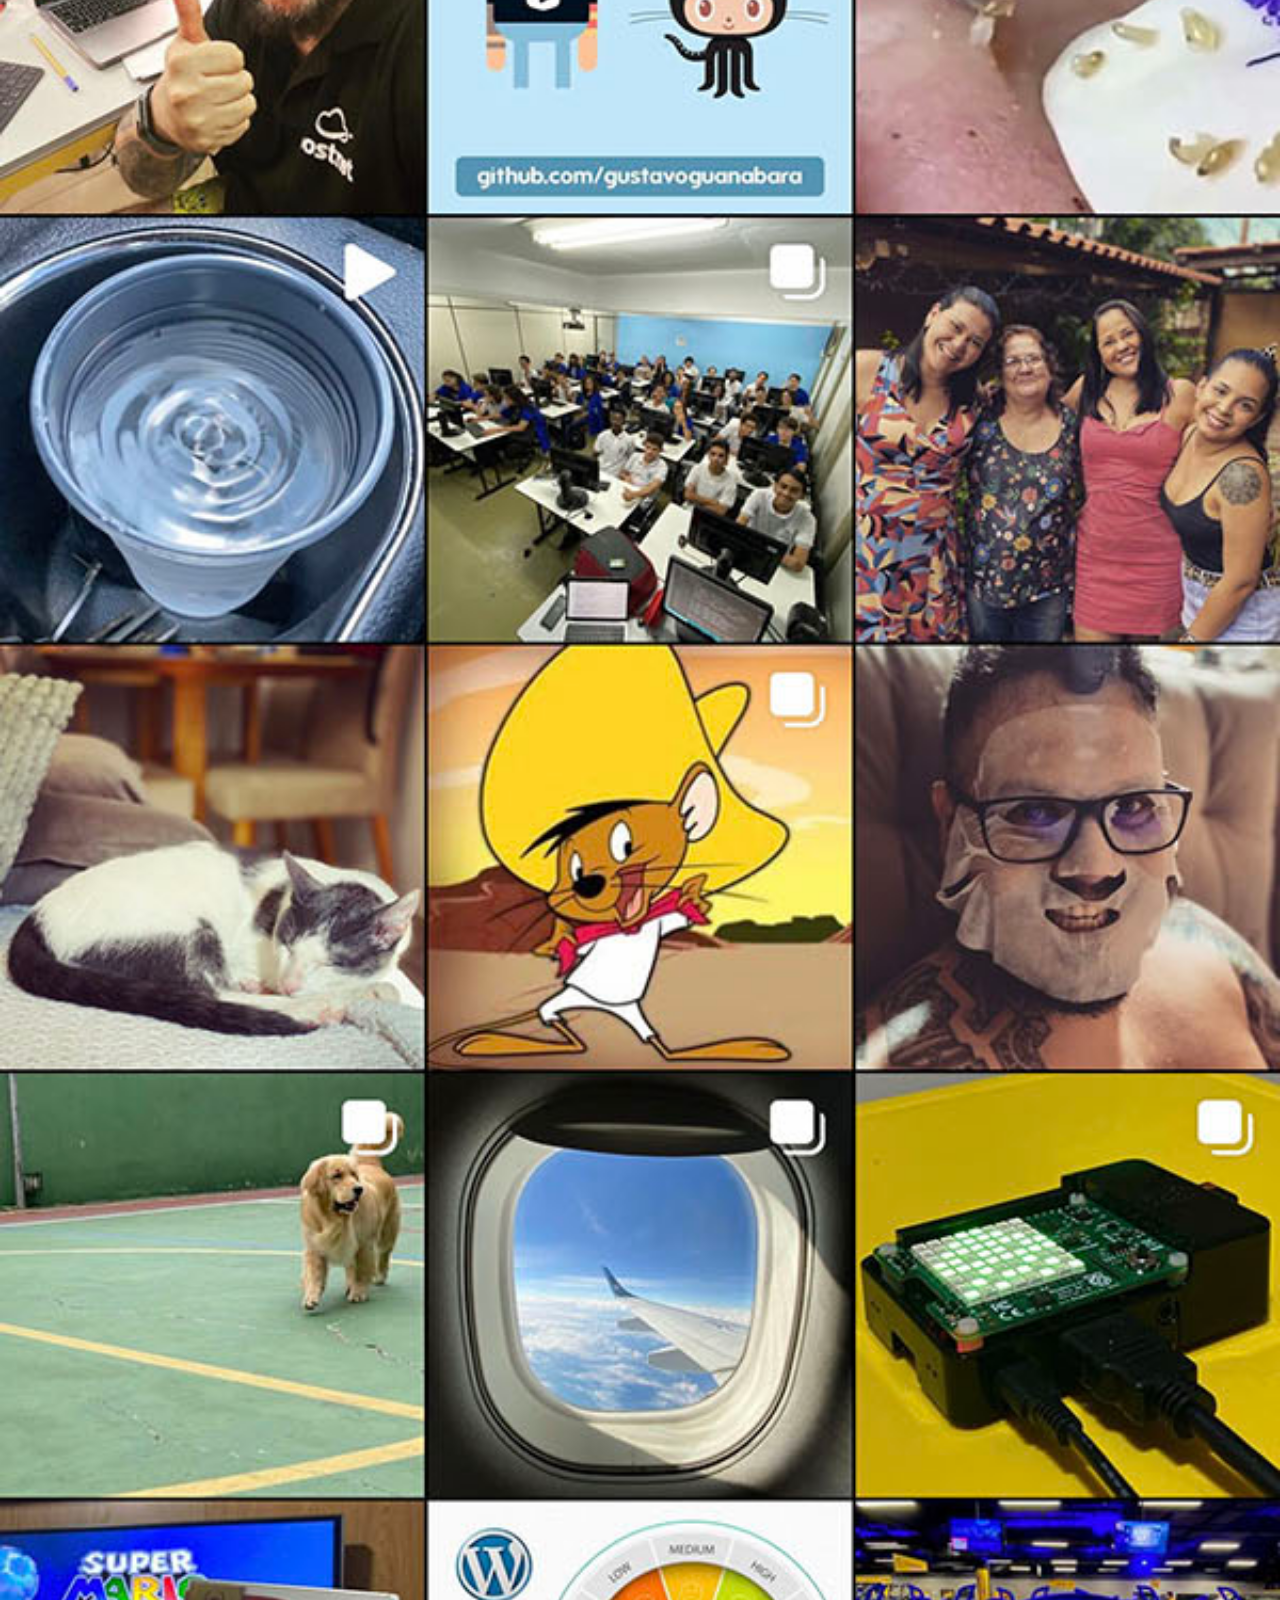
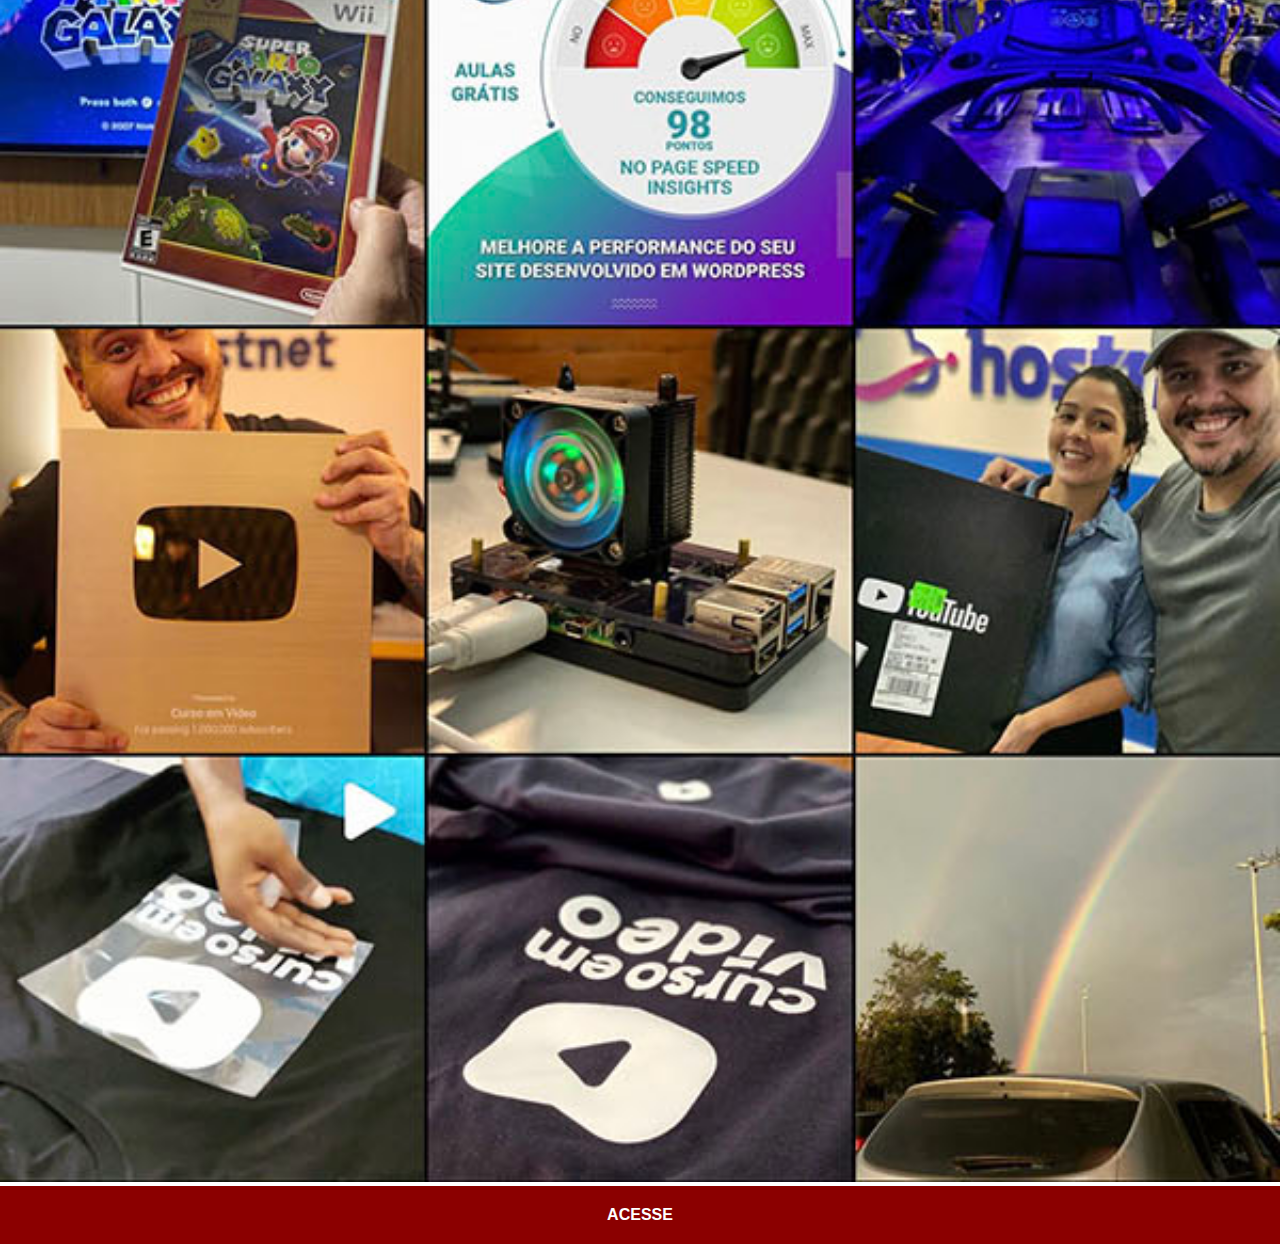
<file: instagram.html>
<!DOCTYPE html>
<html lang="pt-br">
<head>
    <meta charset="UTF-8">
    <meta name="viewport" content="width=device-width, initial-scale=1.0">
    <title>Instagram</title>
    <link rel="stylesheet" href="estilos/social.css">    
</head>
<body>
    <img src="imagens/tela-instagram.jpg" alt="Instagram">
    <a href="https://www.instagram.com/gustavoguanabara" target="_blank" rel="noopener">ACESSE</a>
</body>
</html>
</file>
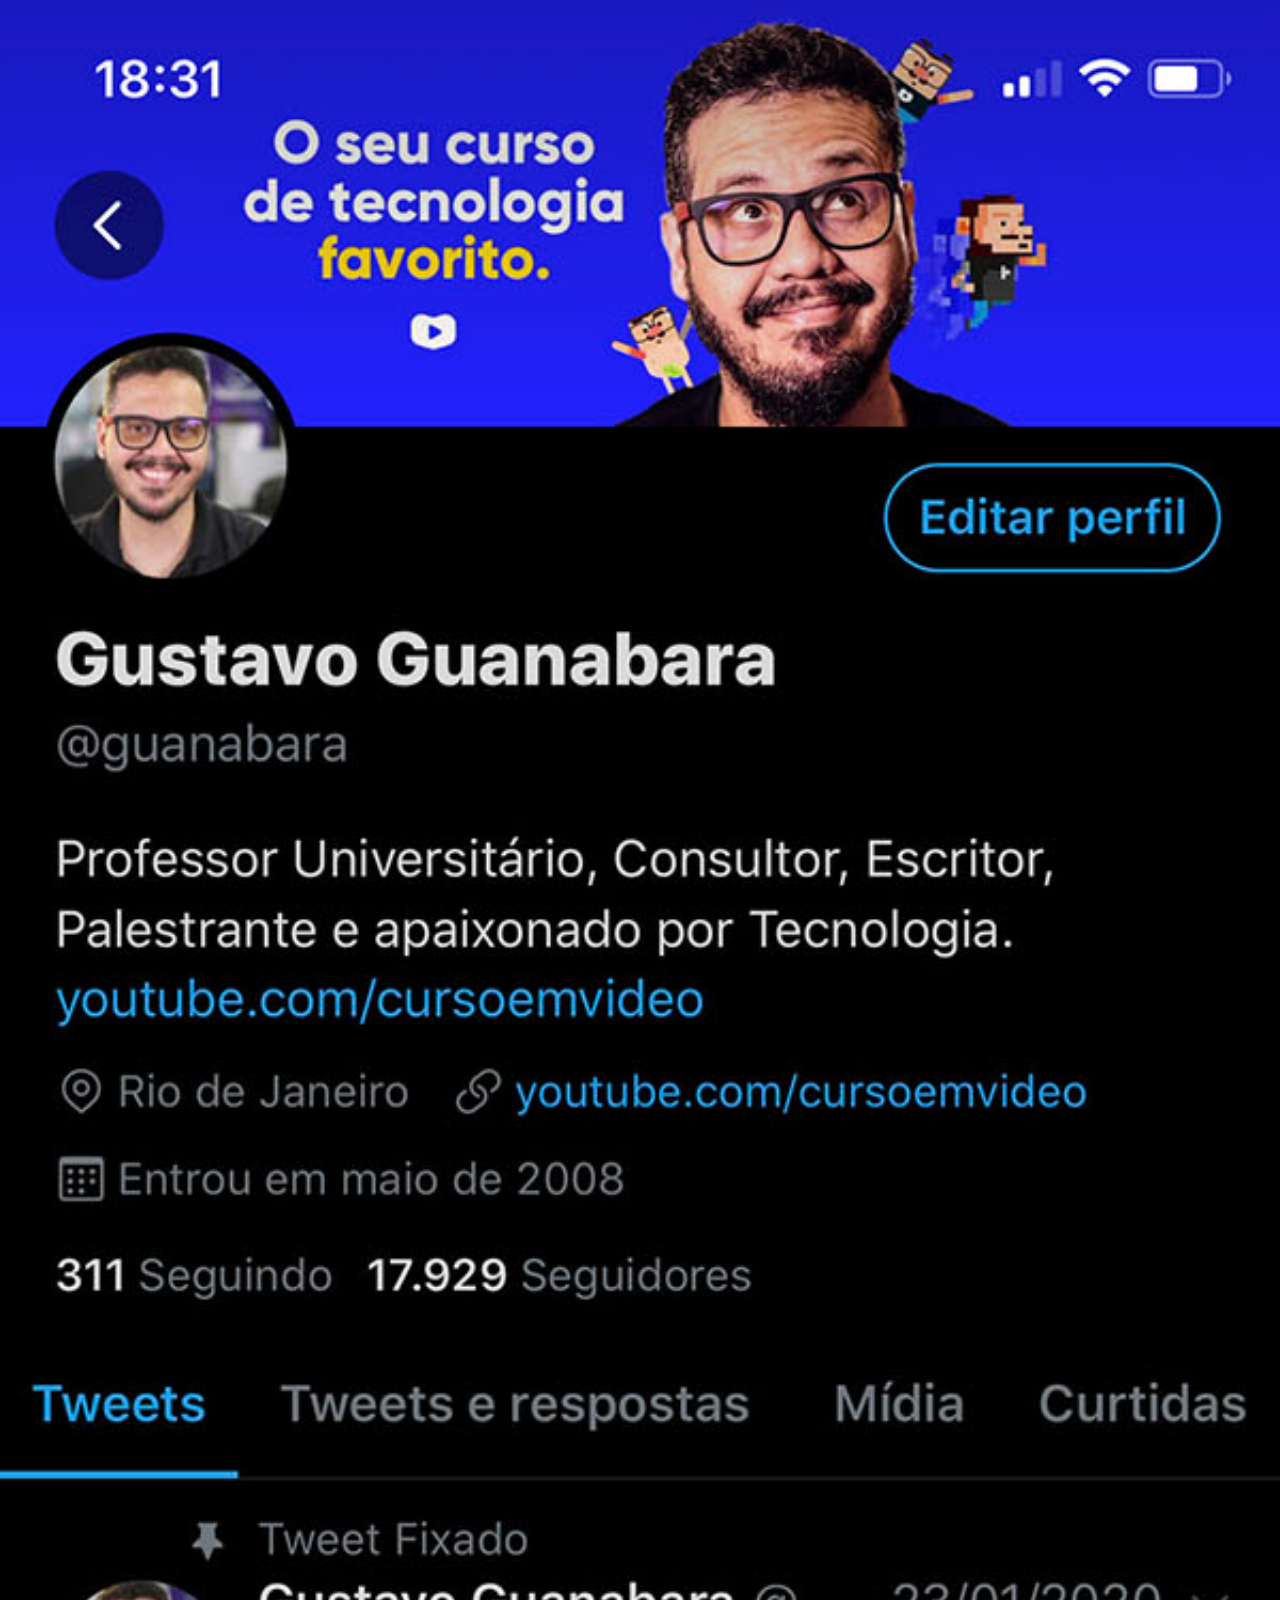
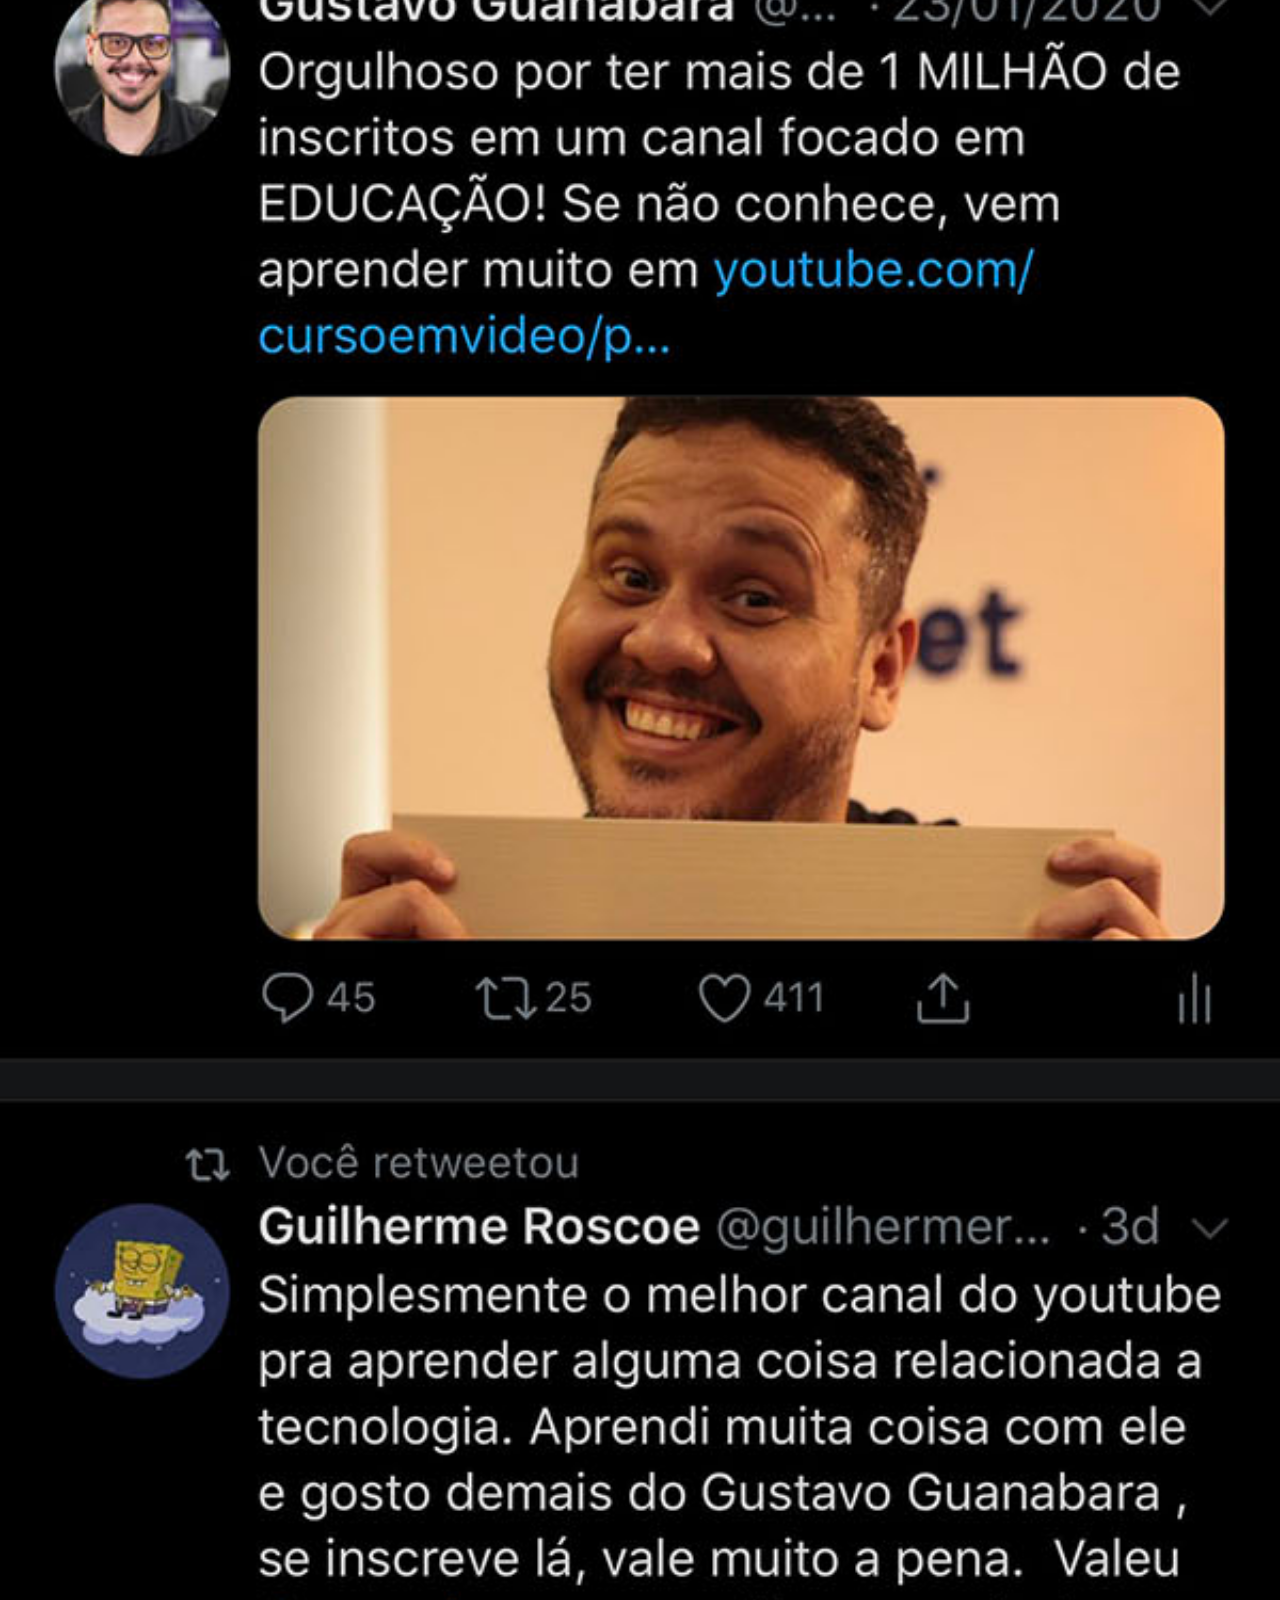
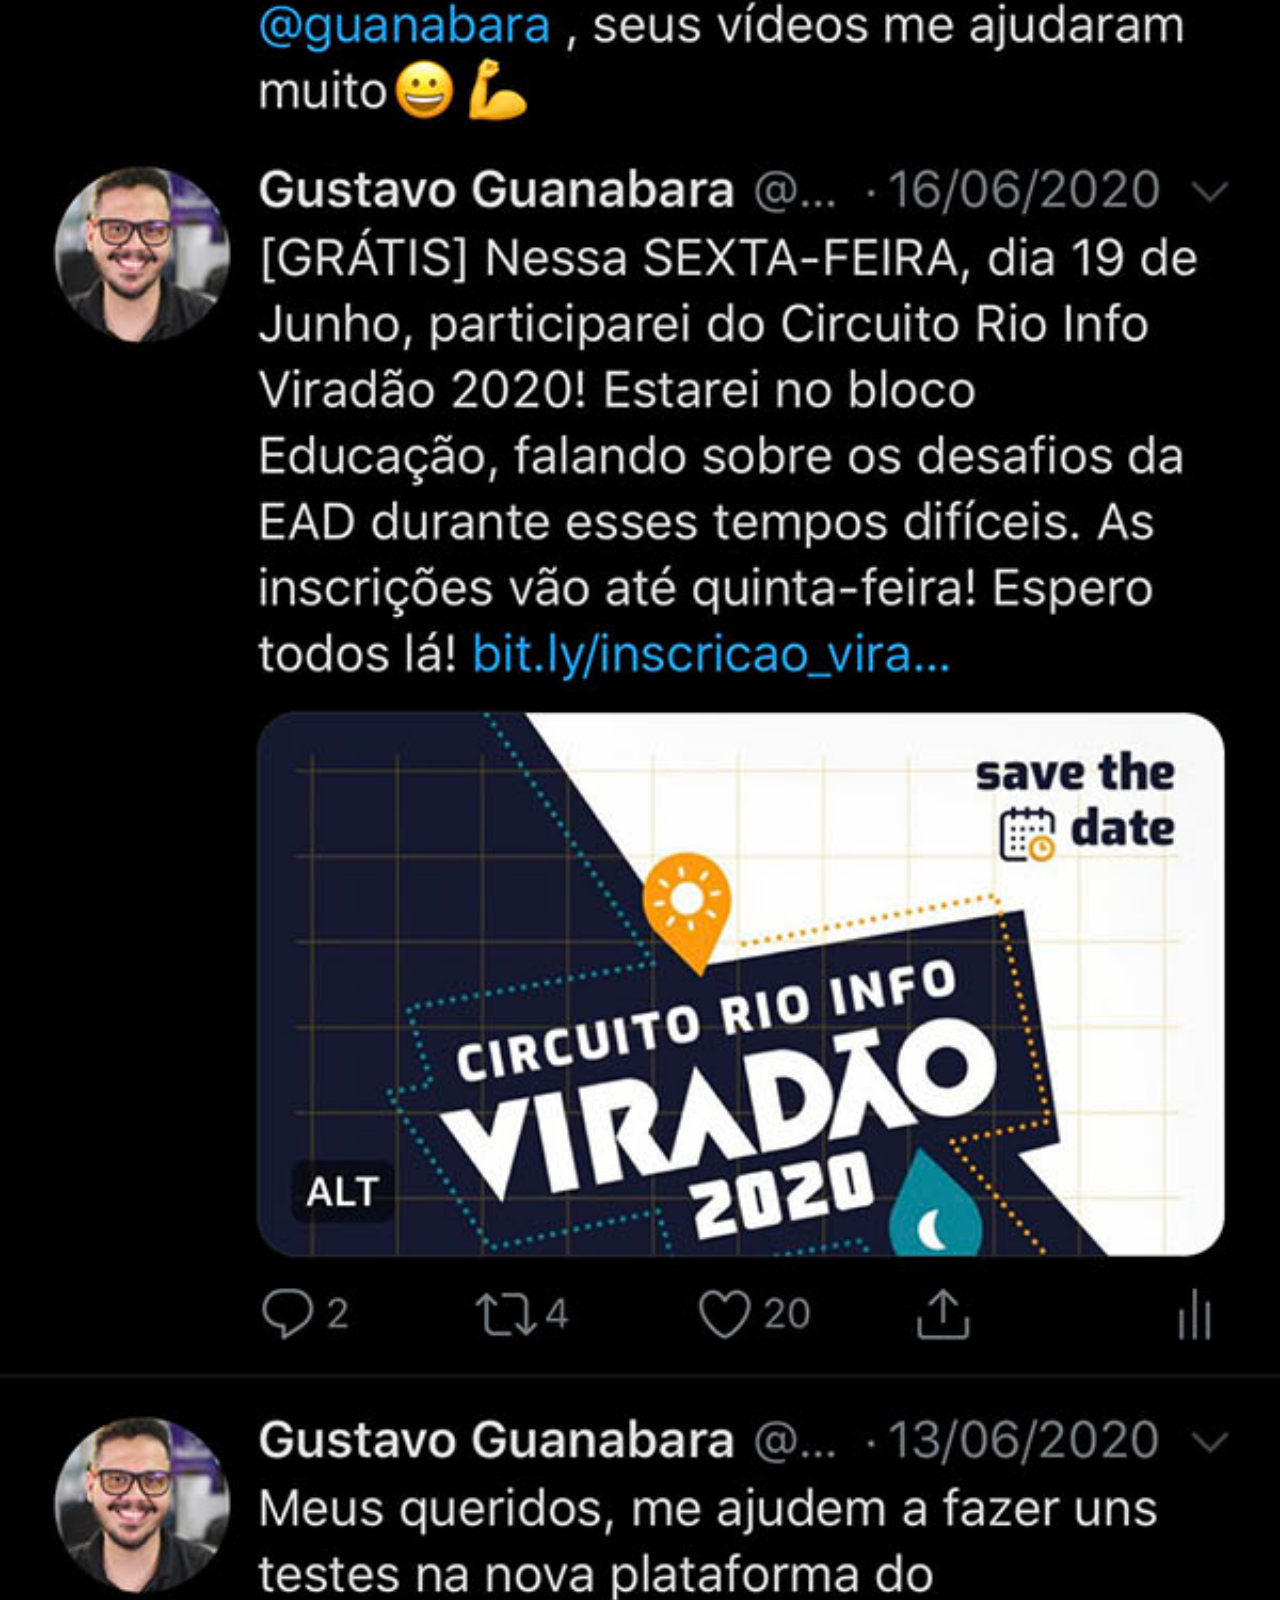
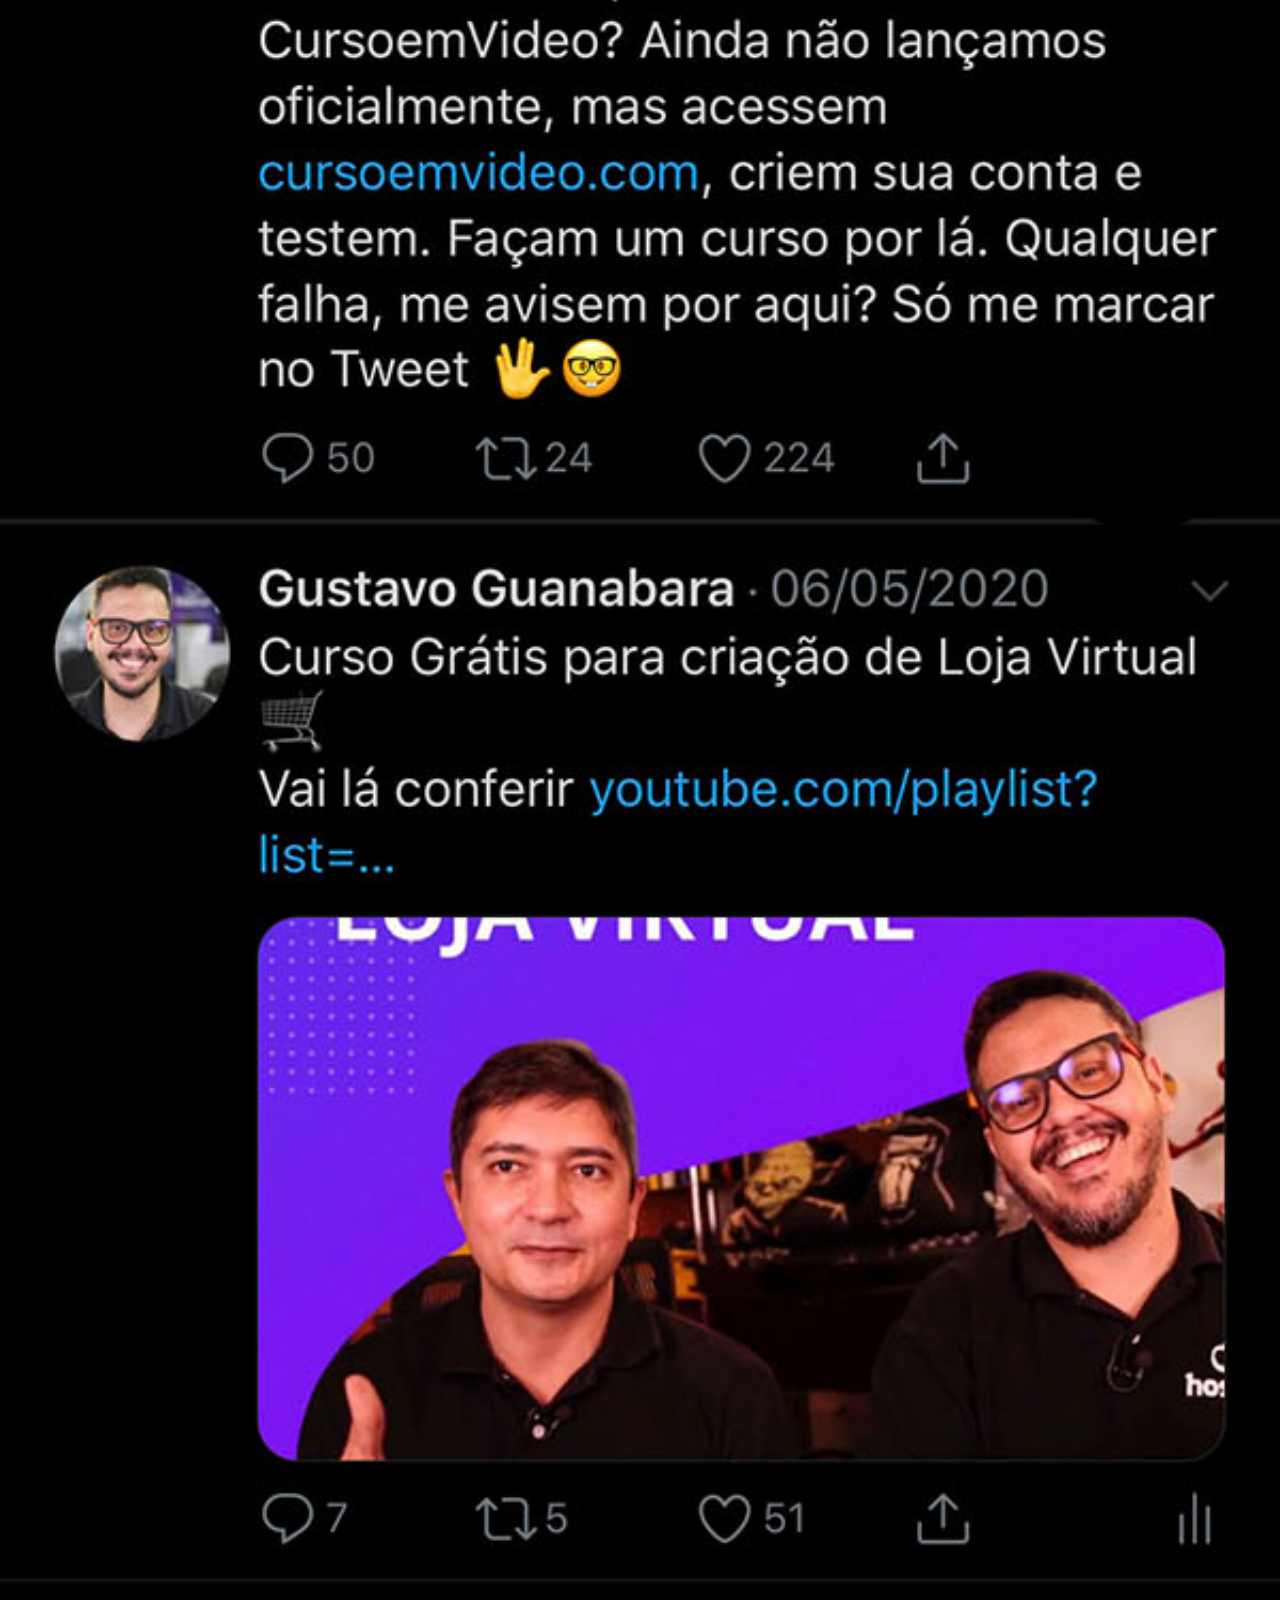
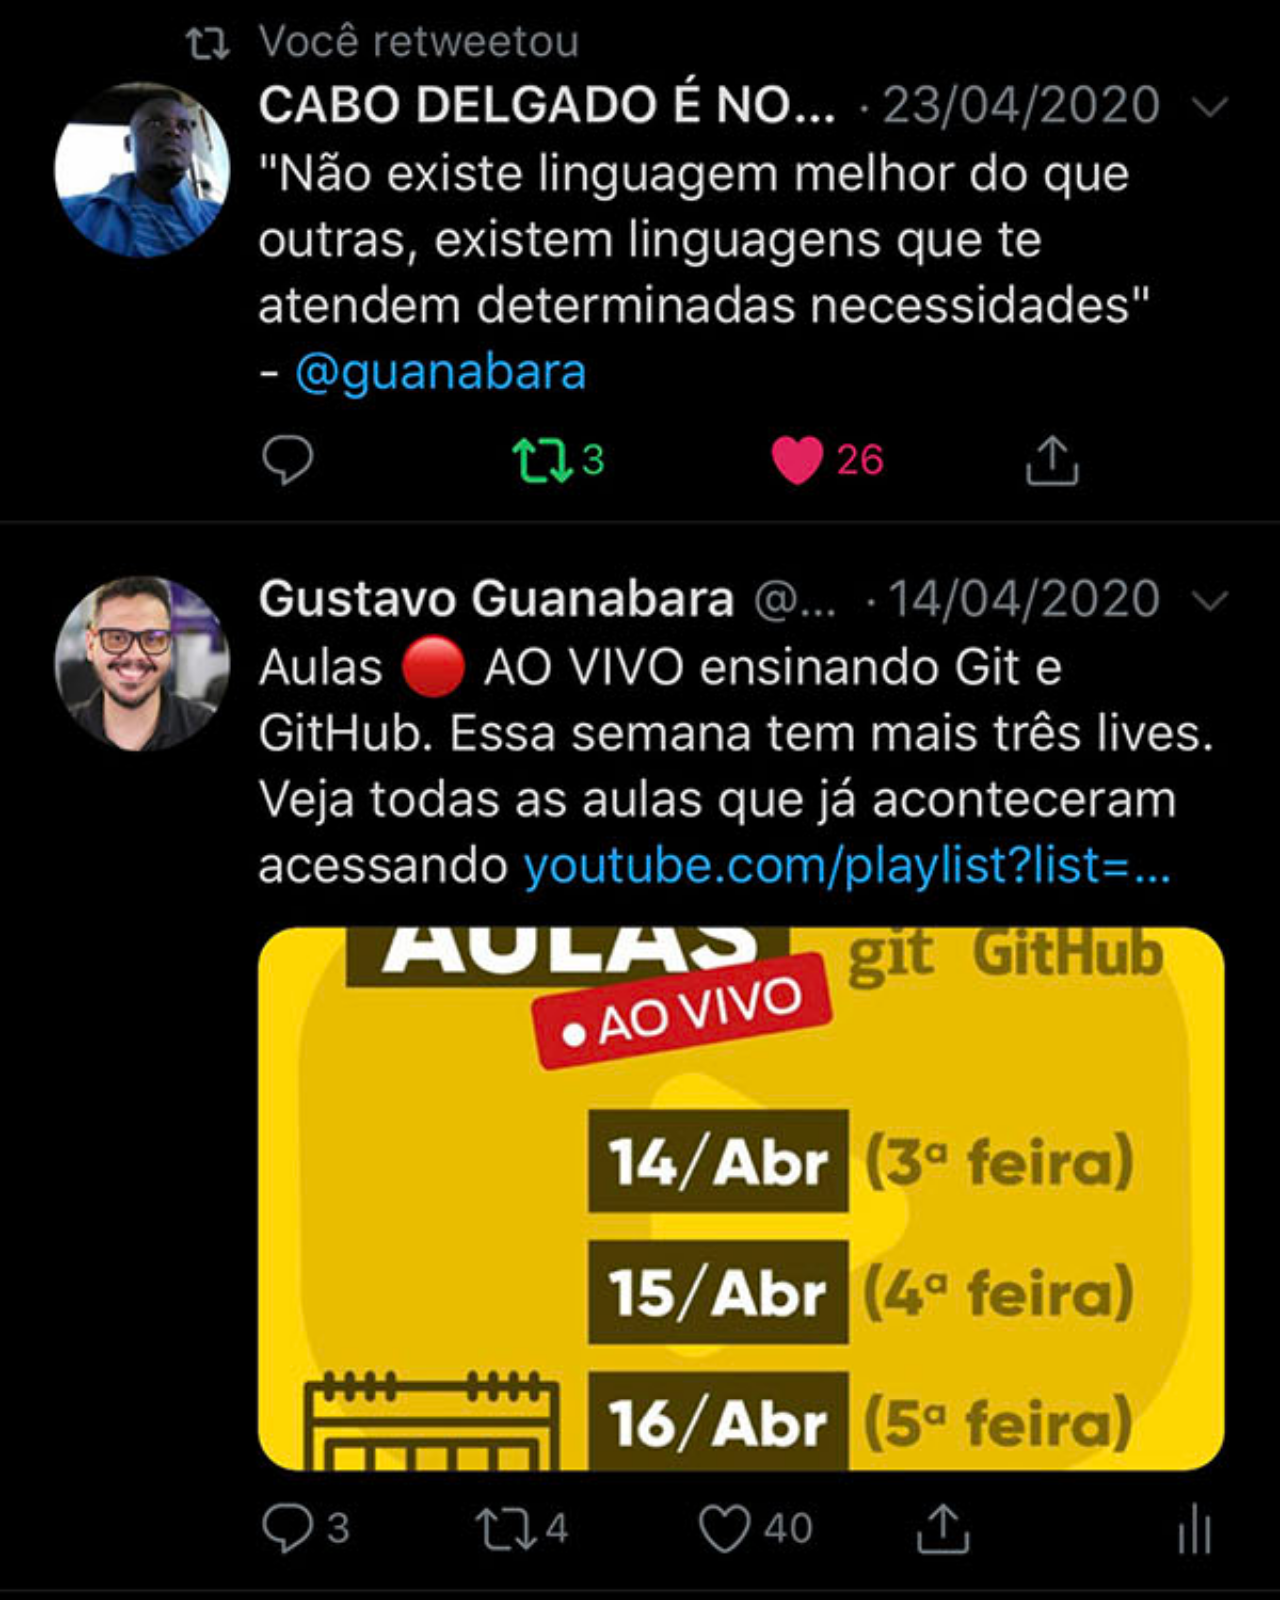
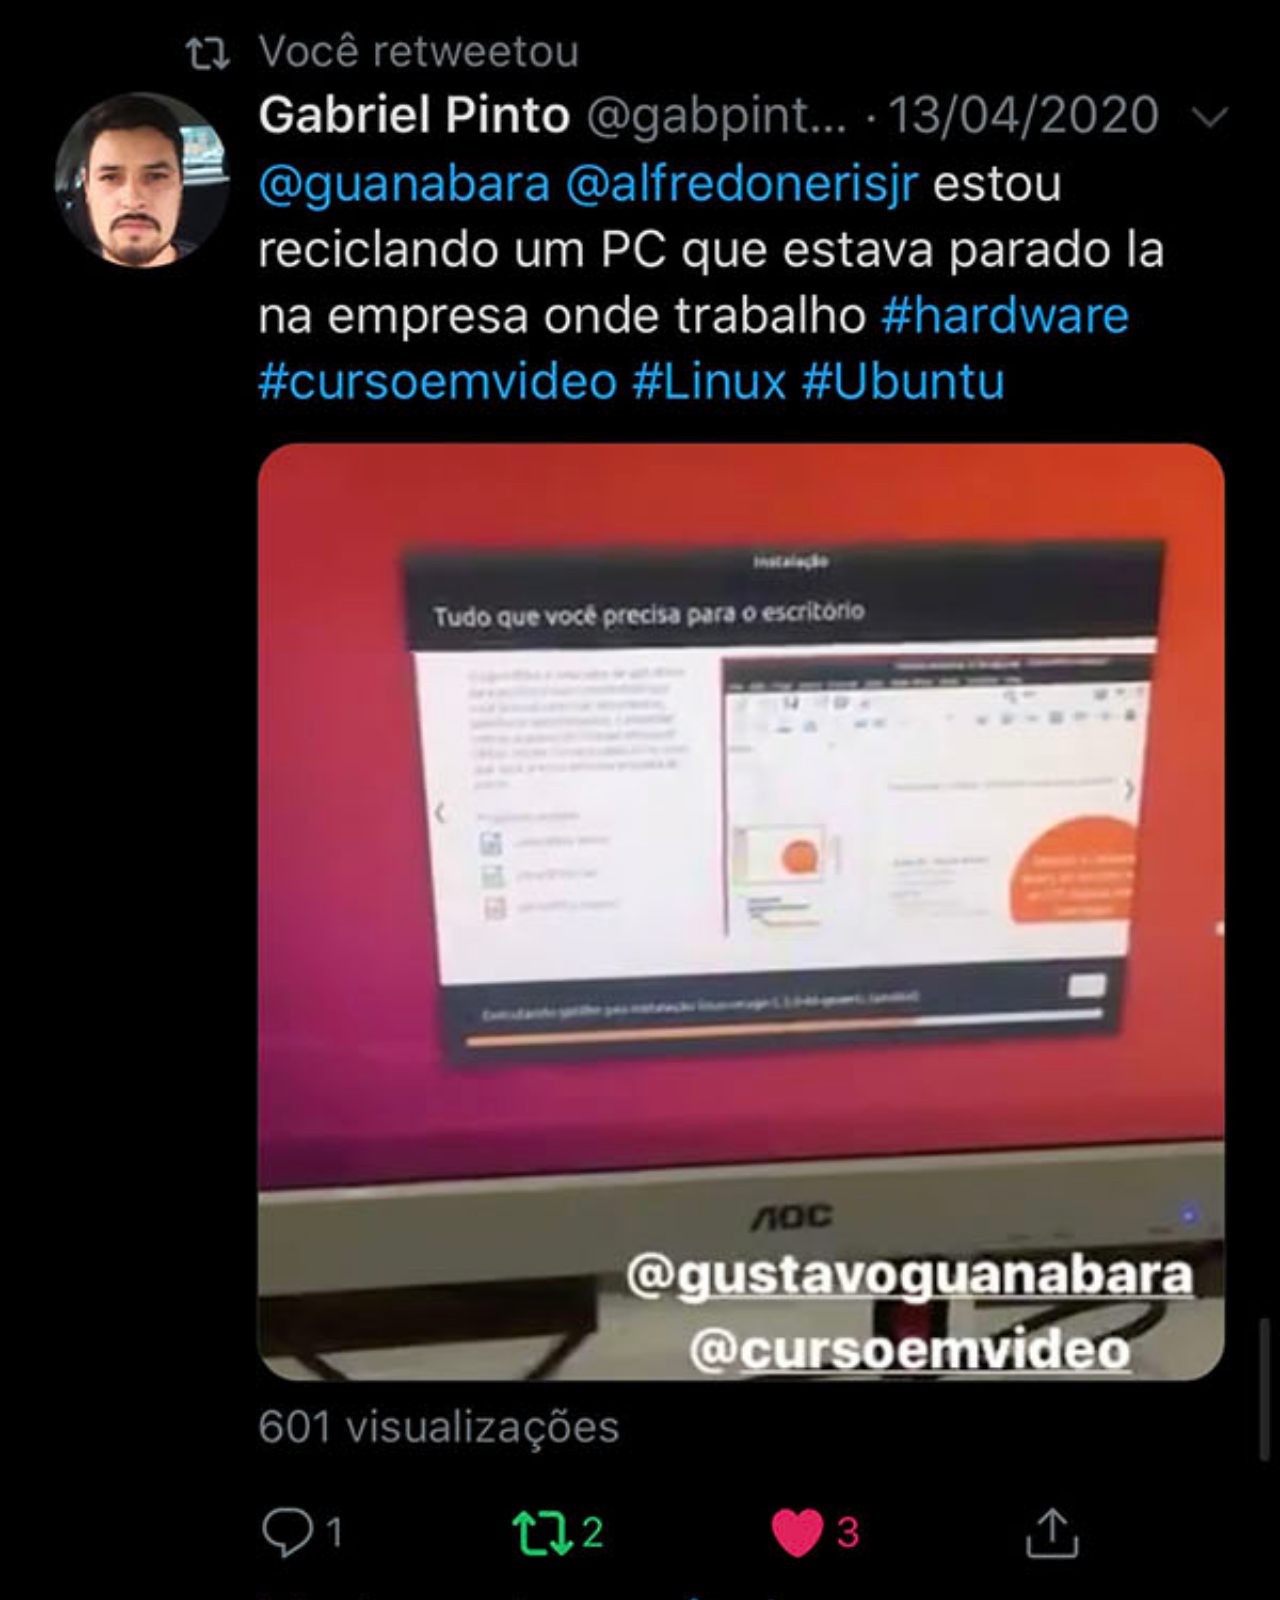
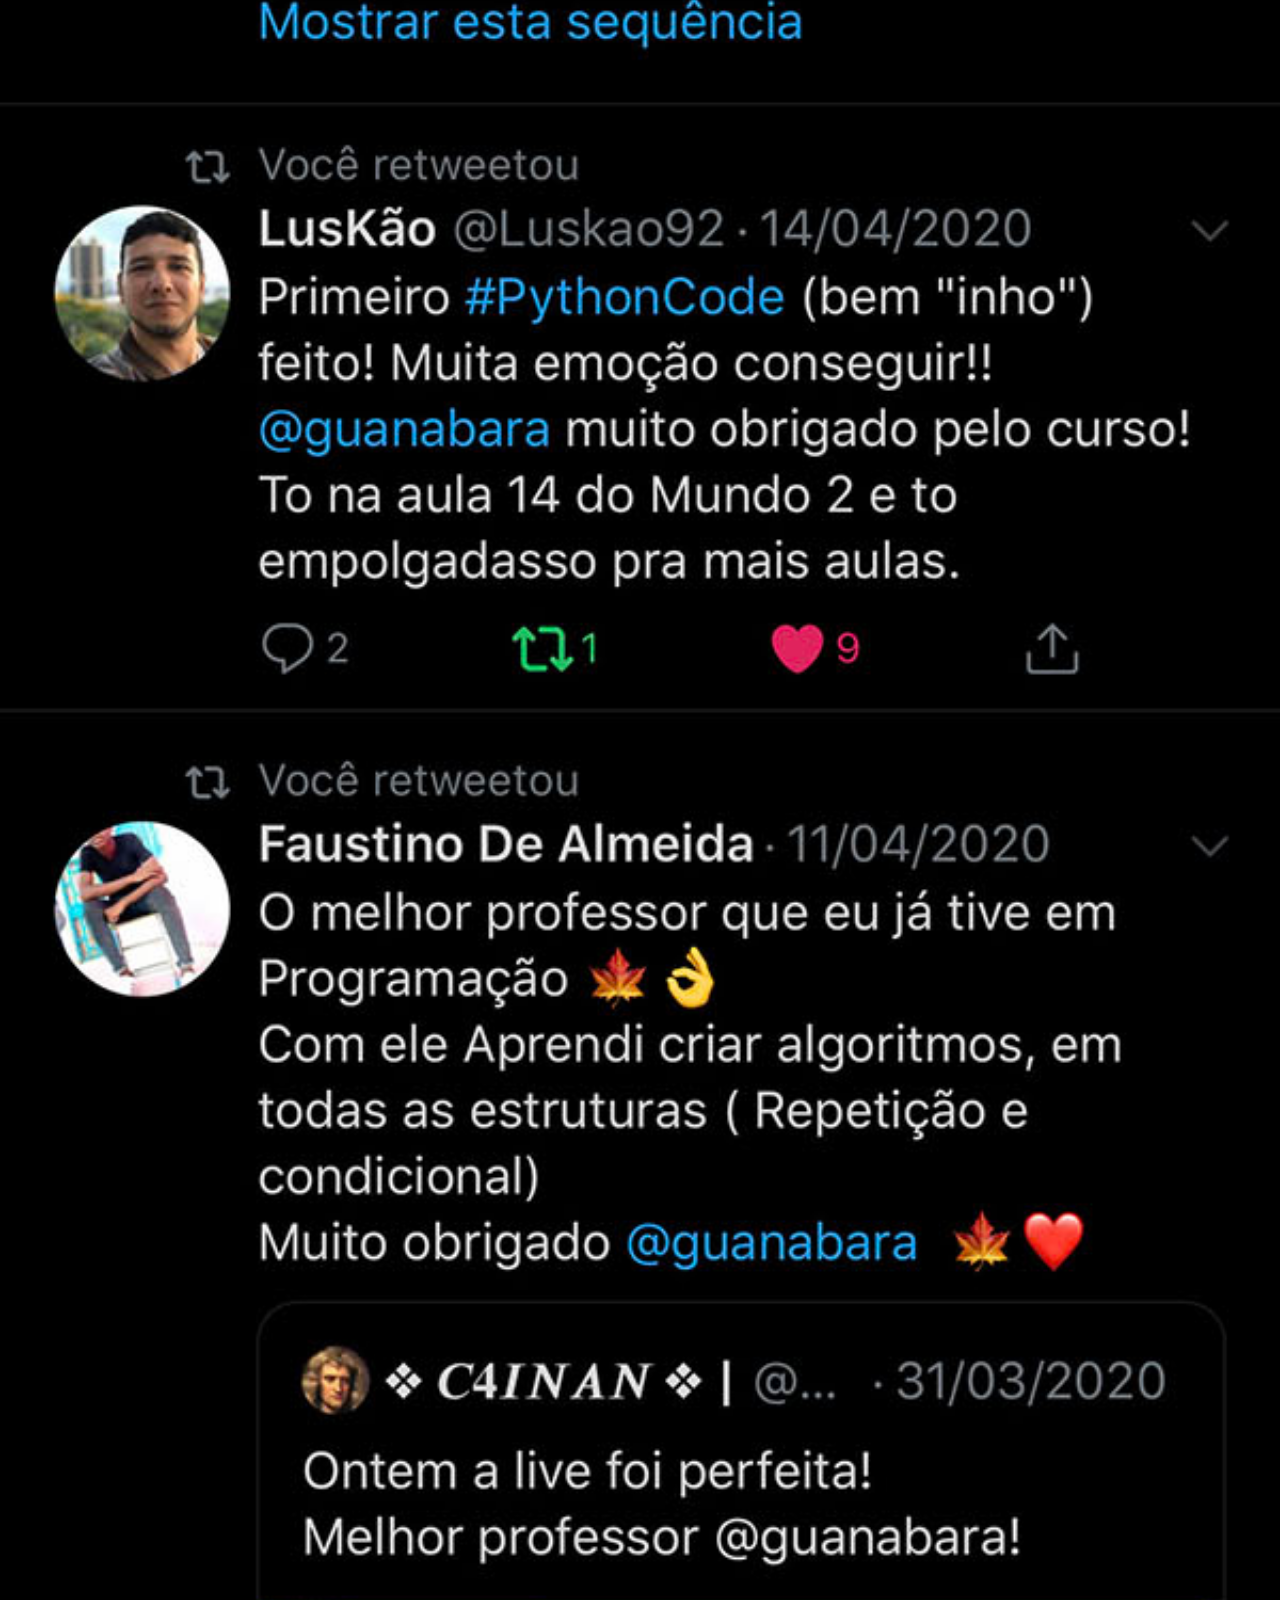
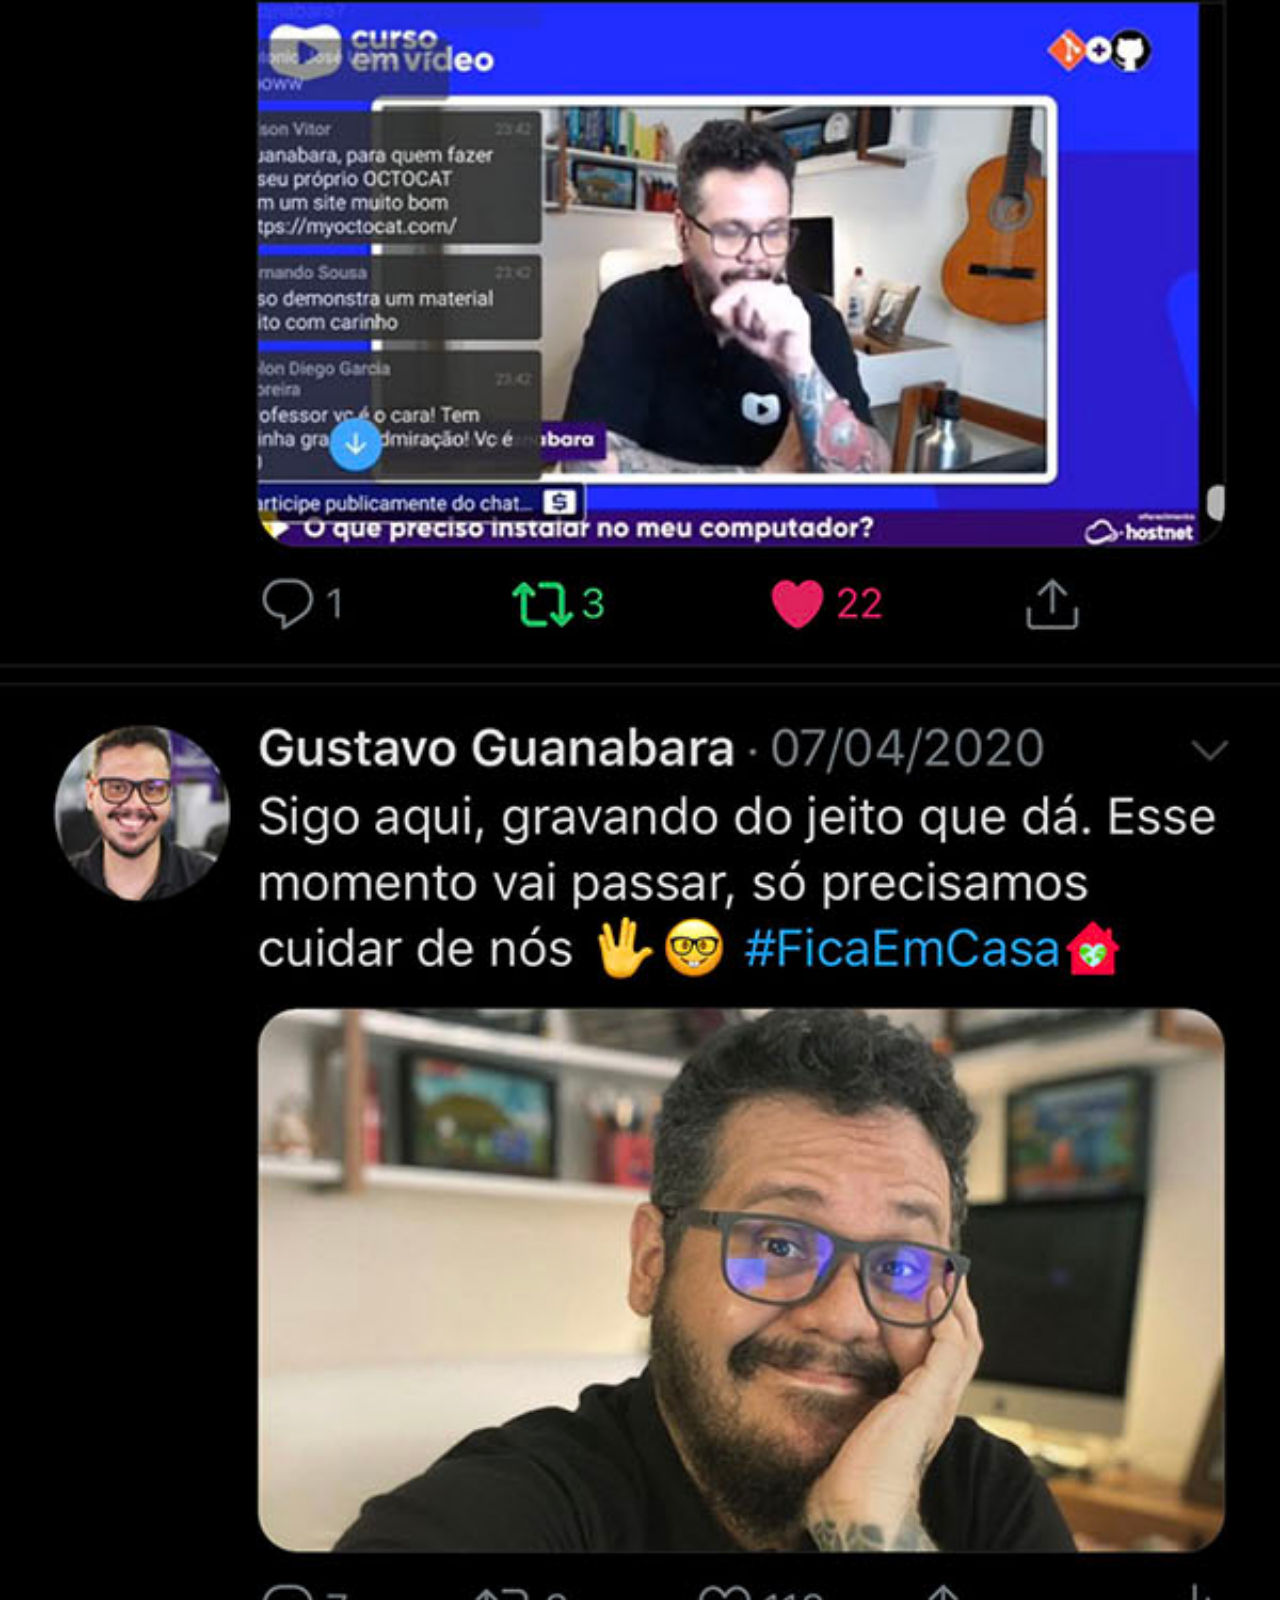
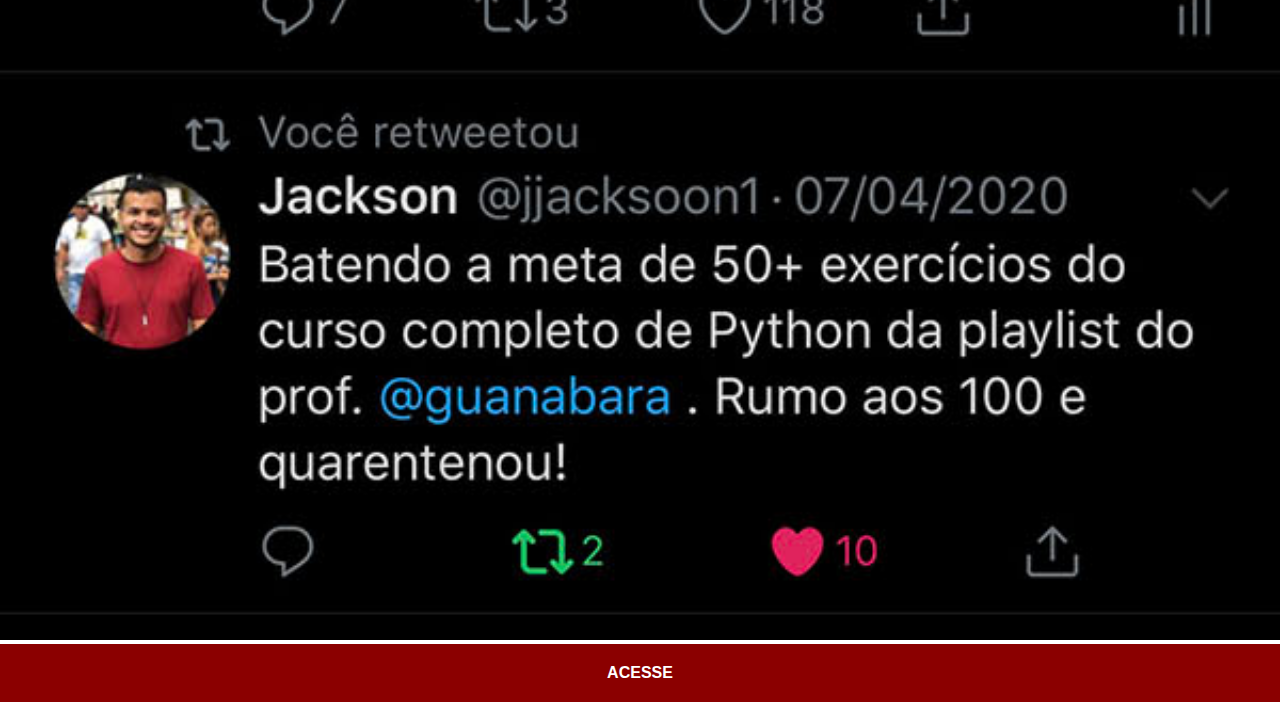
<file: twitter.html>
<!DOCTYPE html>
<html lang="pt-br">
<head>
    <meta charset="UTF-8">
    <meta name="viewport" content="width=device-width, initial-scale=1.0">
    <title>Twitter</title>
    <link rel="stylesheet" href="estilos/social.css">    
</head>
<body>
    <img src="imagens/tela-twitter.jpg" alt="Twitter">
    <a href="https://x.com/guanabara" target="_blank" rel="noopener">ACESSE</a>
</body>
</html>
</file>
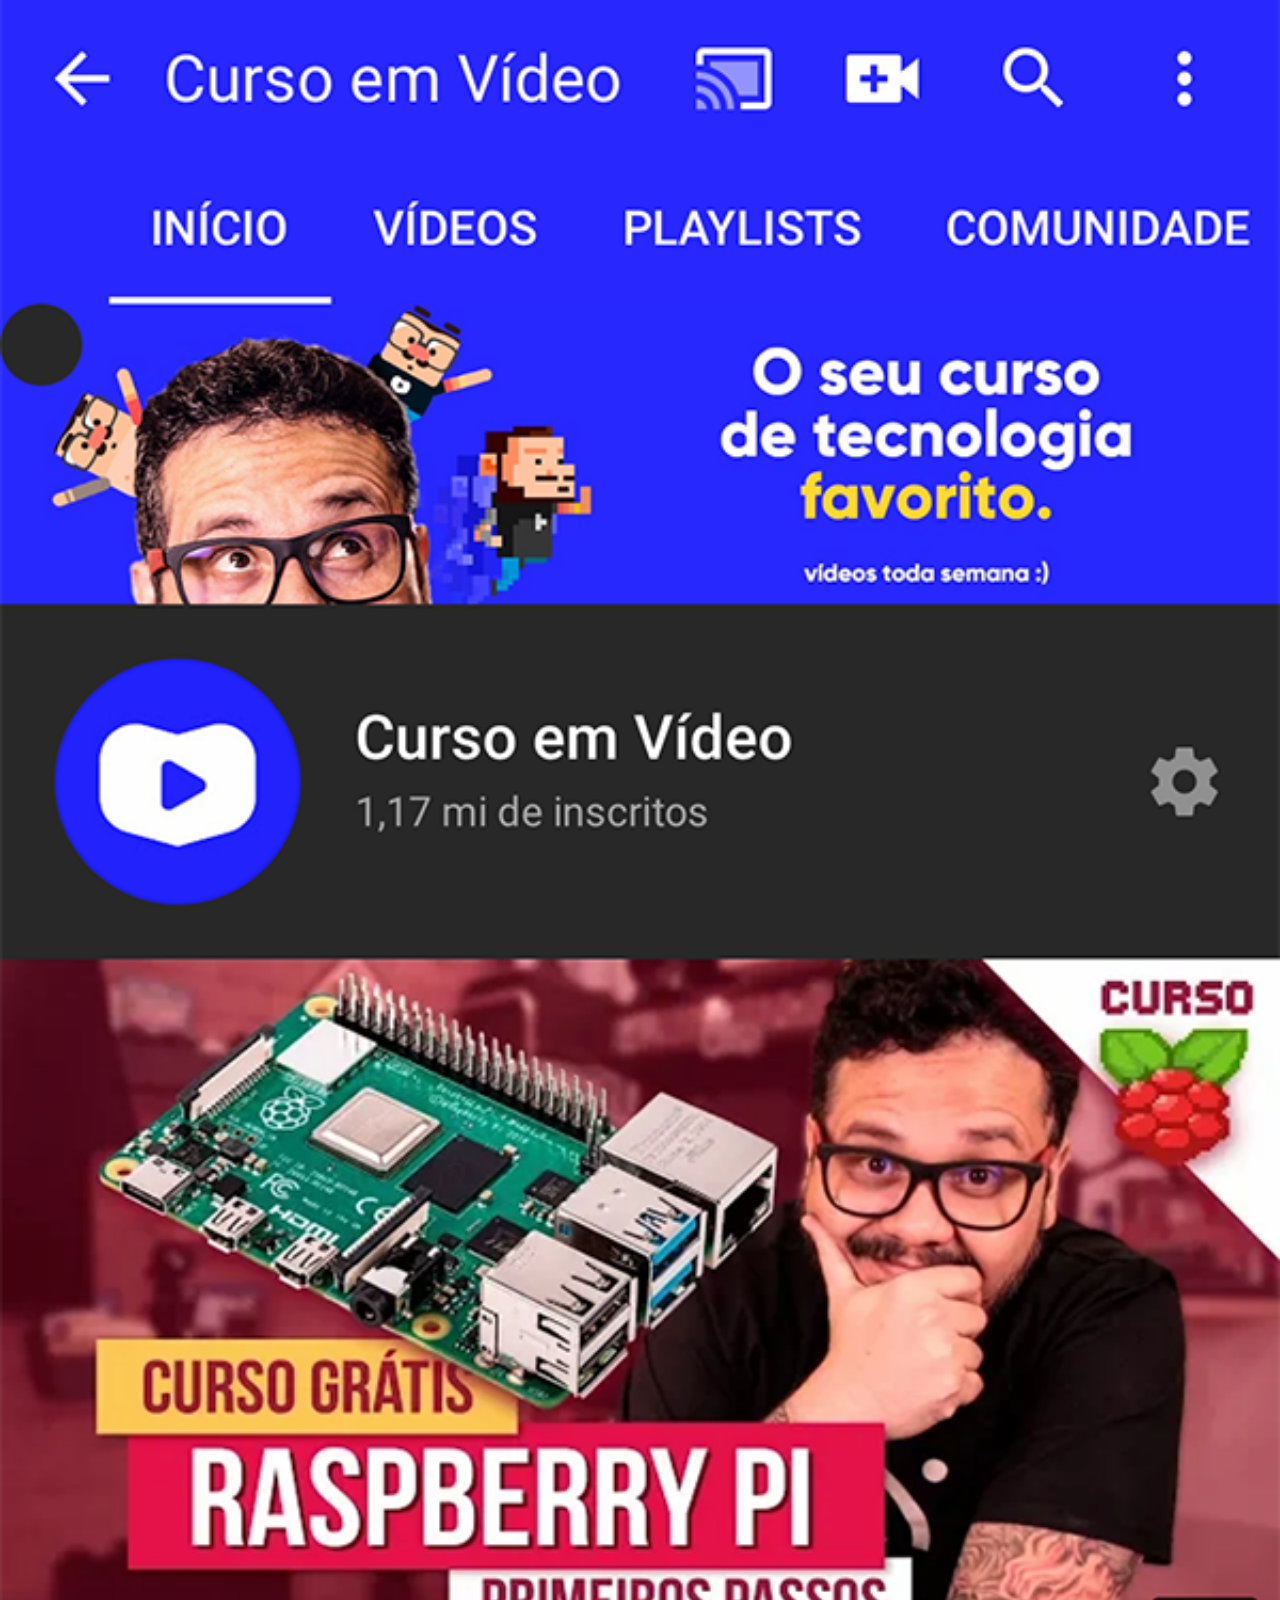
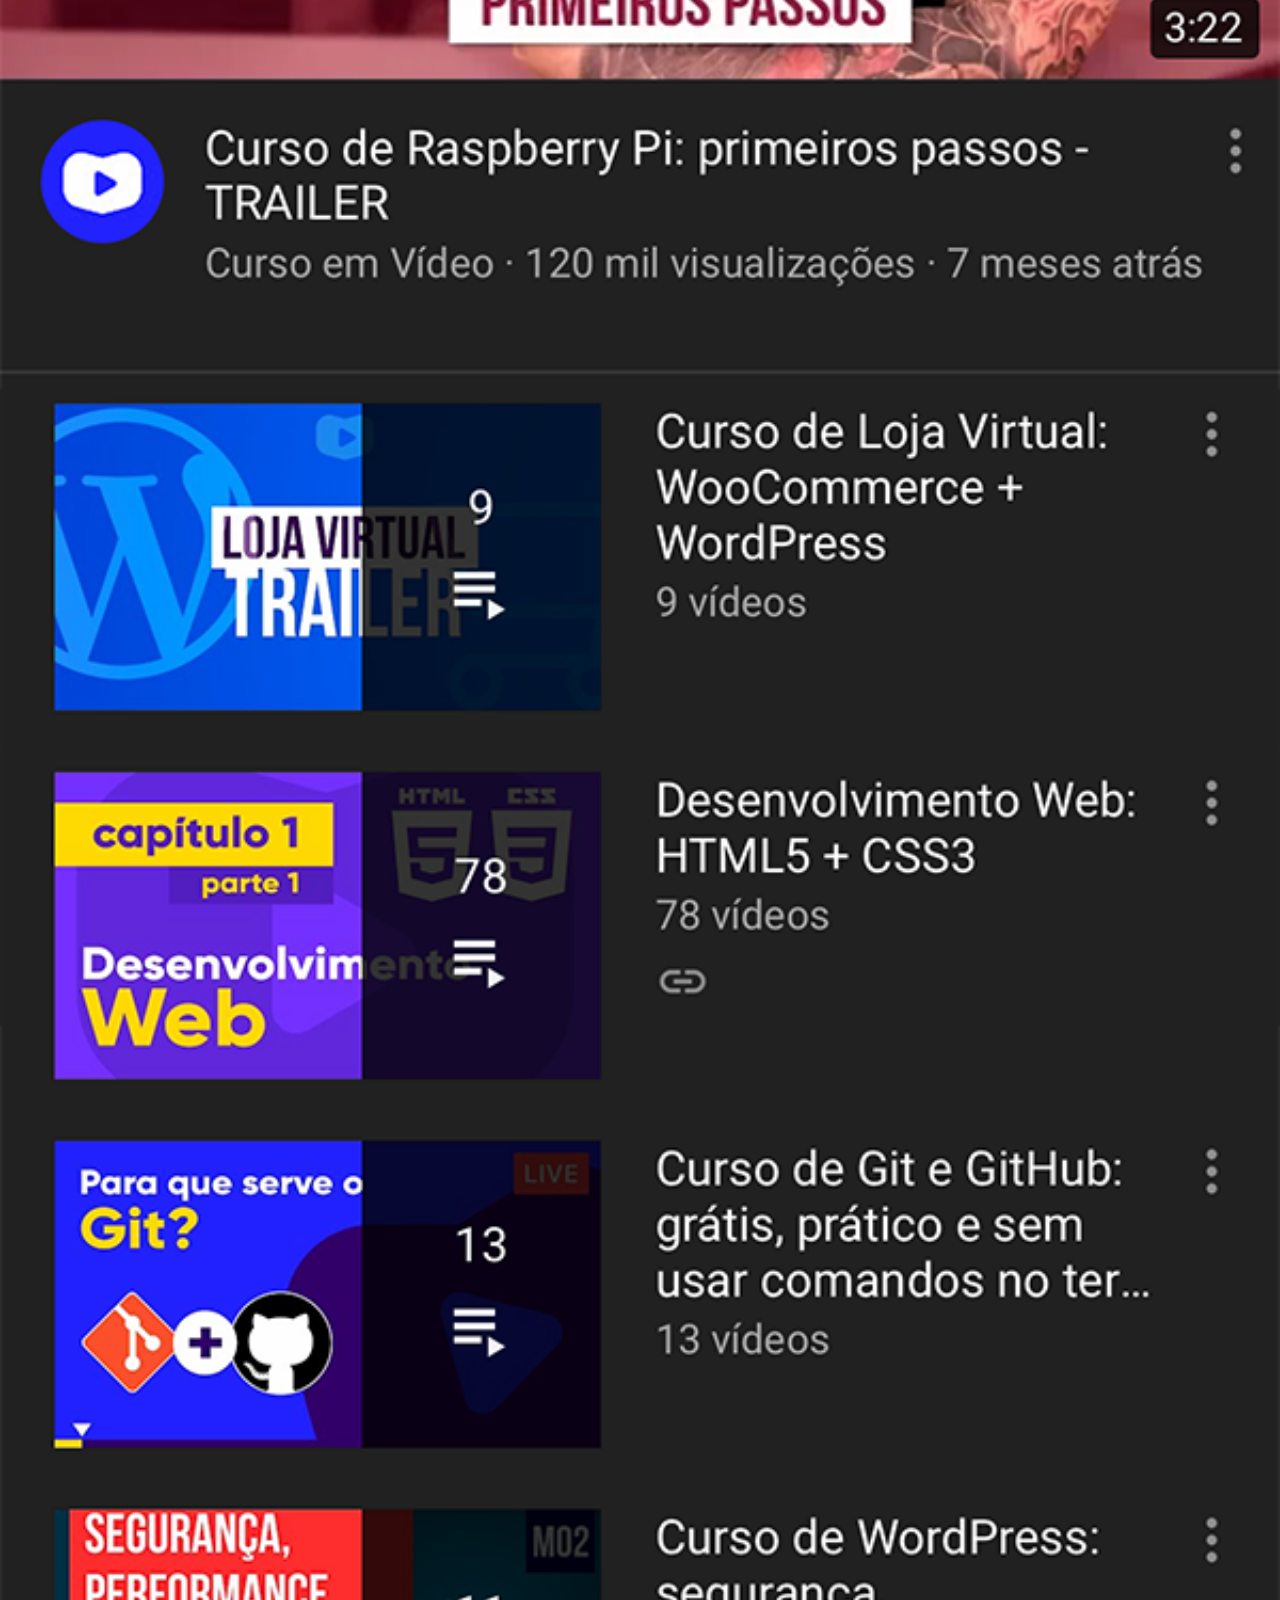
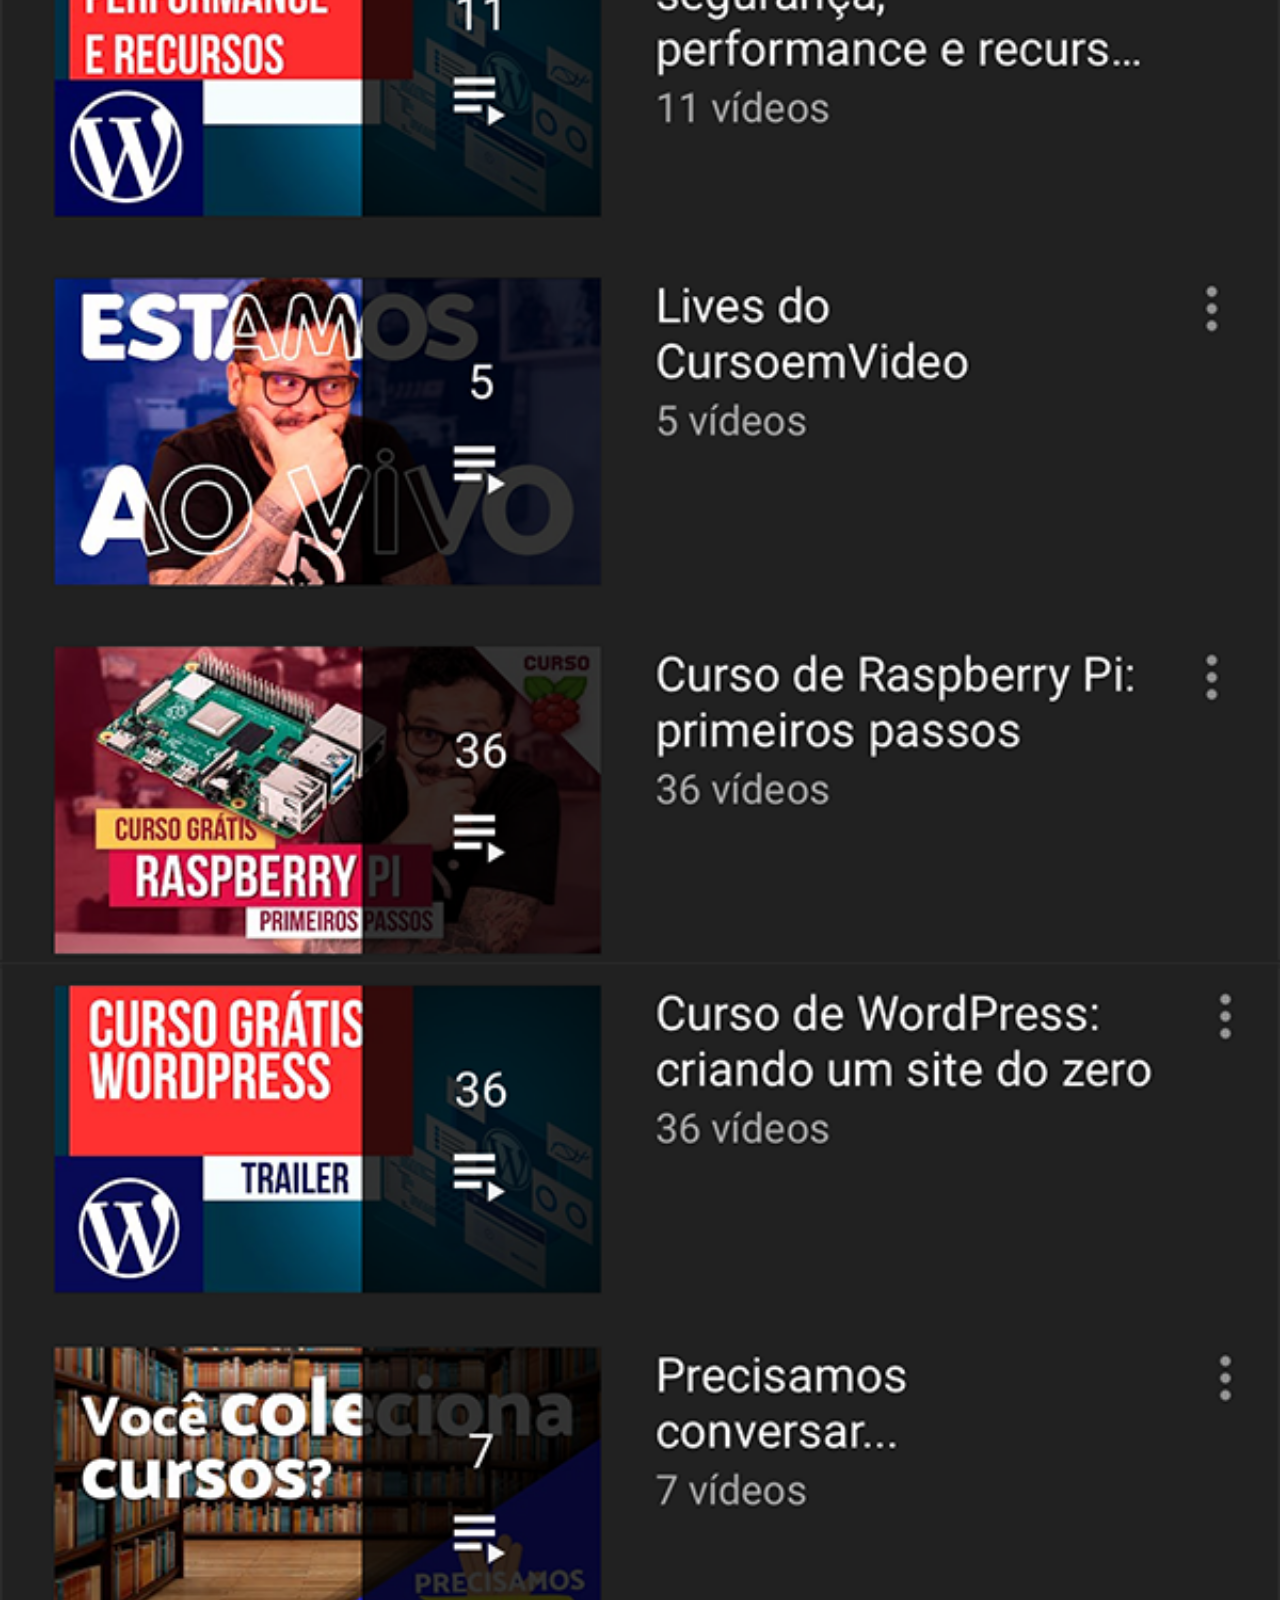
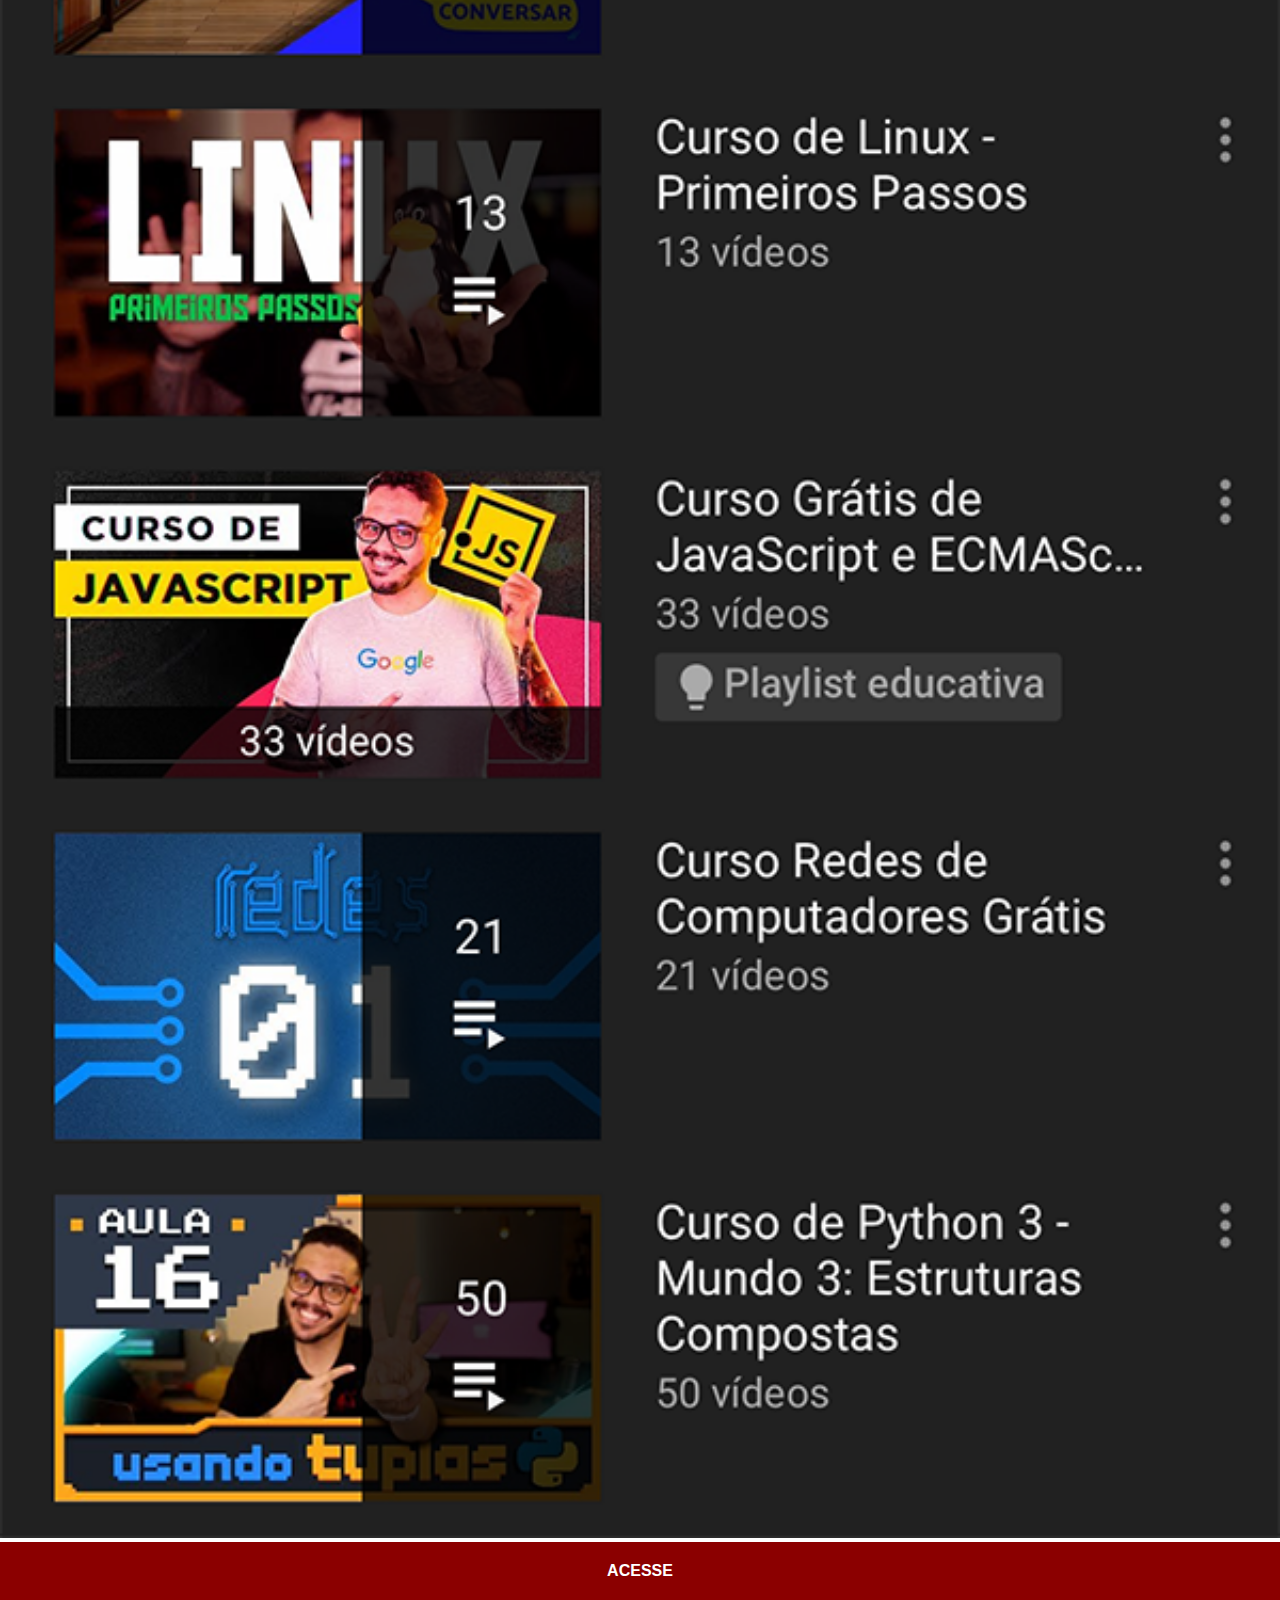
<file: youtube.html>
<!DOCTYPE html>
<html lang="pt-br">
<head>
    <meta charset="UTF-8">
    <meta name="viewport" content="width=device-width, initial-scale=1.0">
    <title>YouTube</title>
    <link rel="stylesheet" href="estilos/social.css">    
</head>
<body>
    <img src="imagens/tela-youtube.png" alt="YouTube">
    <a href="https://www.youtube.com/@cursoemvideo/playlists" target="_blank" rel="noopener">ACESSE</a>
</body>
</html>
</file>
<file: estilos/style.css>
@charset "UTF-8";

* {
    margin: 0px;
    padding: 0px;
    font-family: Arial, Helvetica, sans-serif;
}

html, body{
    height: 100vh;
    width: 100vw;
    background-color: black;
}

body{
    background: url('../imagens/fundo-madeira.jpg') no-repeat top center;
    background-size: cover;
    background-attachment: fixed;
}

main{
    position: relative;
    height: 100vh;
}

section#telefone{
    position: absolute;
    top: 50%;
    left: 50%;
    transform: translate(-50%, -50%);
    height: 627px;
    width: 311px;
    background: url('../imagens/frame-iphone.png') no-repeat;    
}

iframe#tela{
    position: relative;
    top: 80px;
    left: 22px;
    width: 267px;
    height: 471px;
}

section#redes-sociais{
    text-align: right;
}

section#redes-sociais img{
    width: 50px;
    height: 50px;
    margin: 10px;
    border-radius: 50%;
    box-shadow: 2px 2px 5px rgba(0, 0, 0, 0.400);
    box-sizing: border-box;
}

section#redes-sociais img:hover{
    border: 2px solid rgba(255, 255, 255, 0.604);
    transform: translate(-3px, -3px);
    box-shadow: 5px 5px 10px rgba(0, 0, 0, 0.603);
    transition: transform 0.3s border 1s;
}
</file>
<file: estilos/social.css>
@charset "UTF-8";

*{
            margin: 0px;
            padding: 0px;
            font-family: Arial, Helvetica, sans-serif;
        }

        ::-webkit-scrollbar{
            width: 0px;
            height: 0px;
        }

        img{
            width: 100vw;

        }

        a{
            display: block;
            background-color: darkred;
            color: white;
            padding: 20px;
            text-align: center;
            font-weight: bolder;
            text-decoration: none;

        }

        a:hover{
            background-color: red;
        }
</file>
